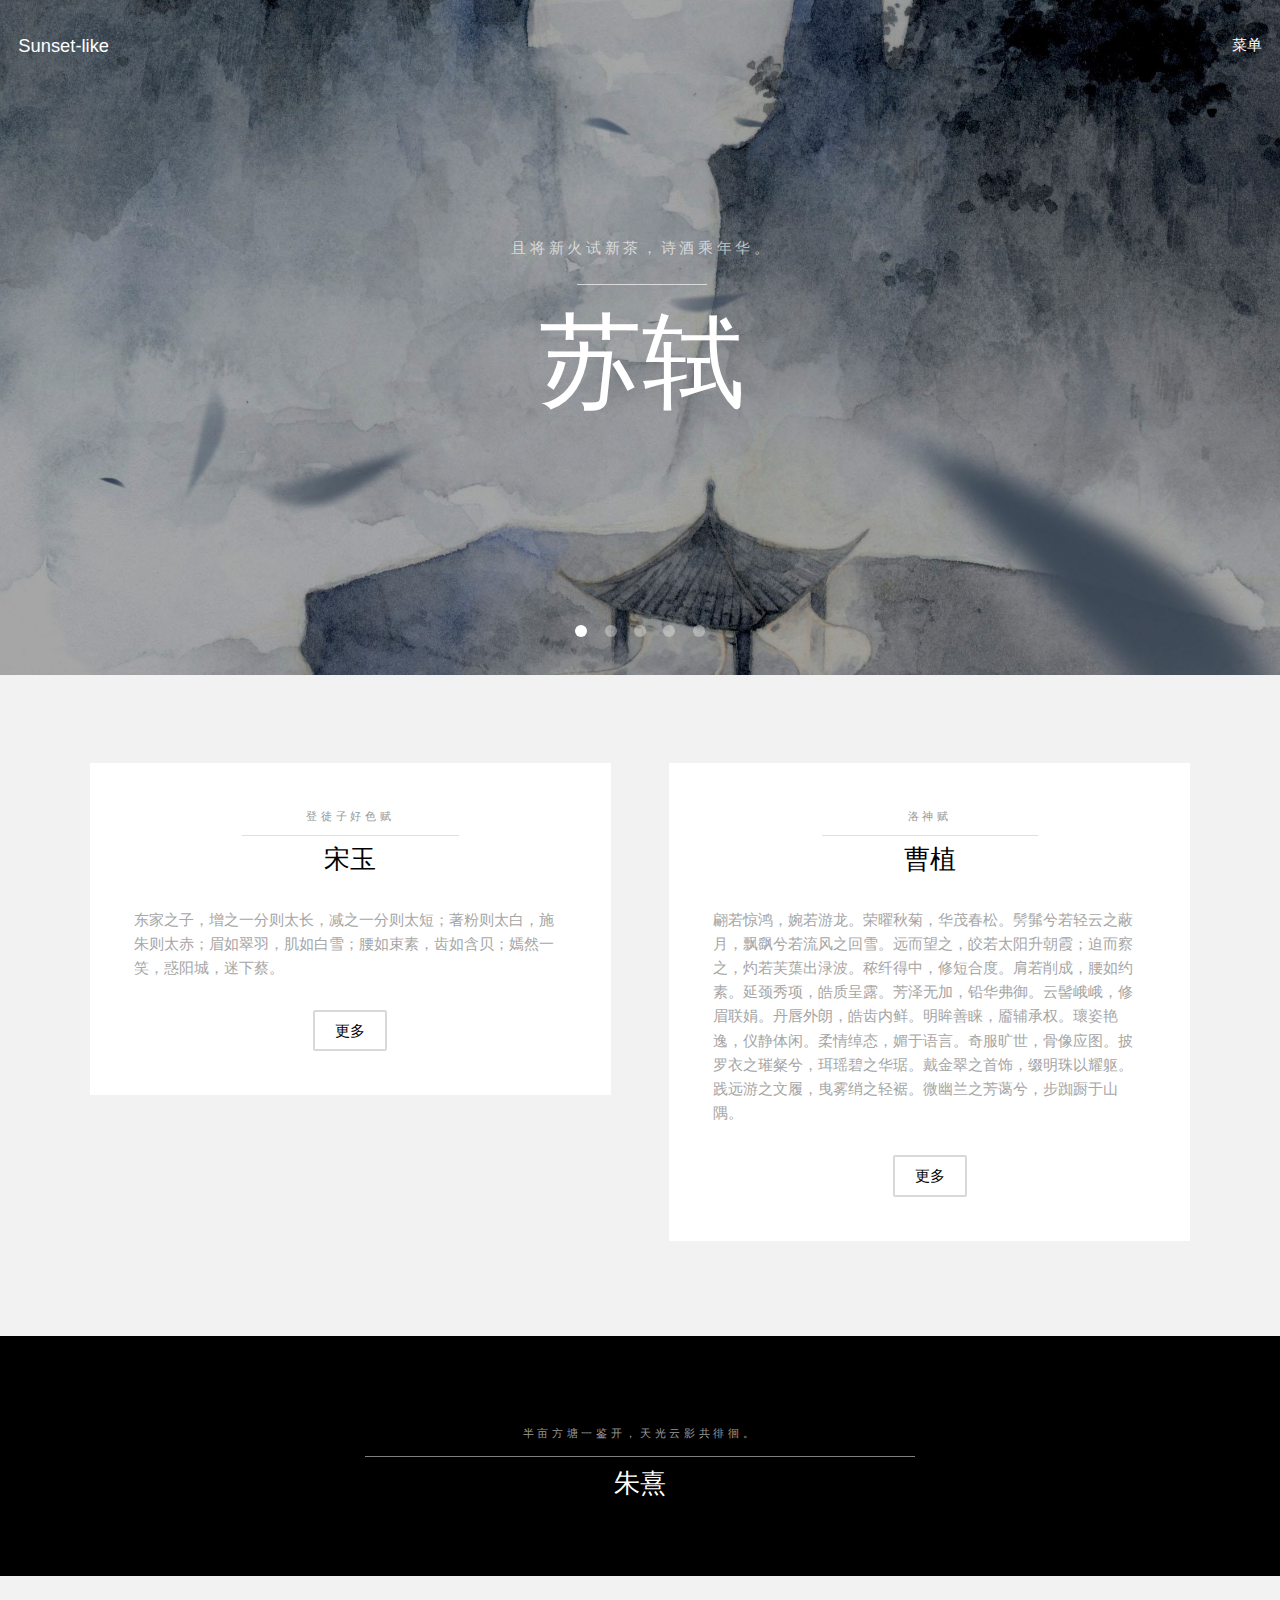
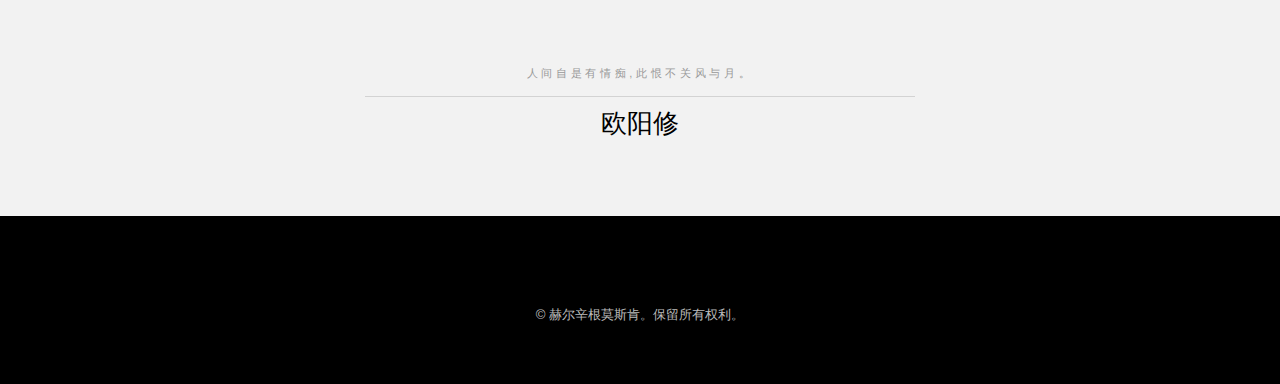
<file: index.html>
<!DOCTYPE HTML>

<html>
	<head>
		<title>赫尔辛根莫斯肯</title>
		<meta charset="utf-8" />
		<meta name="viewport" content="width=device-width, initial-scale=1" />
		<link rel="stylesheet" href="assets/css/main.css" />
	</head>
	<body>

		<!-- Header -->
			<header id="header" class="alt">
				<div class="logo"><a href="index.html">Sunset-like </a></div>
				<a href="#menu">菜单</a>
			</header>

		<!-- Nav -->
		<nav id="menu">
			<ul class="links">
				<li><a href="index.html">主页</a></li>
				<li><a href="a1.html">草长莺飞</a></li>
			</ul>
		</nav>

		<!-- Banner -->
			<section class="banner full">
				<article>
					<img src="images/slide01.jpg" alt="" />
					<div class="inner">
						<header>
							<p> 且将新火试新茶，诗酒乘年华。</a></p>
							<h2>苏轼</h2>
						</header>
					</div>
				</article>
				<article>
					<img src="images/slide02.jpg" alt="" />
					<div class="inner">
						<header>
							<p>醉后不知天在水，满船清梦压星河。</p>
							<h2>唐温如</h2>
						</header>
					</div>
				</article>
				<article>
					<img src="images/slide03.jpg"  alt="" />
					<div class="inner">
						<header>
							<p>春水碧于天，画船听雨眠。</p>
							<h2>韦庄</h2>
						</header>
					</div>
				</article>
				<article>
					<img src="images/slide04.jpg"  alt="" />
					<div class="inner">
						<header>
							<p>毕竟几人真得鹿，不知终日梦为鱼。</p>
							<h2>黄庭坚</h2>
						</header>
					</div>
				</article>
				<article>
					<img src="images/slide05.jpg"  alt="" />
					<div class="inner">
						<header>
							<p>落霞与孤鹜齐飞，秋水共长天一色。</p>
							<h2>王勃</h2>
						</header>
					</div>
				</article>
			</section>

		<!-- One -->
			<section id="one" class="wrapper style2">
				<div class="inner">
					<div class="grid-style">

						<div>
							<div class="box">
								<!---								
								<div class="image fit">
								<img src="images/pic02.jpg" alt="" />
								</div>
								-->
								<div class="content">
									<header class="align-center">
										<p>登徒子好色赋</p>
										<h2>宋玉</h2>
									</header>
									<p> 东家之子，增之一分则太长，减之一分则太短；著粉则太白，施朱则太赤；眉如翠羽，肌如白雪；腰如束素，齿如含贝；嫣然一笑，惑阳城，迷下蔡。</p>
									<footer class="align-center">
										<a href="#" class="button alt">更多</a>
									</footer>
								</div>
							</div>
						</div>

						<div>
							<div class="box">
								<!--
								<div class="image fit">
									<img src="images/pic03.jpg" alt="" />
								</div>
								-->
								<div class="content">
									<header class="align-center">
										<p>洛神赋</p>
										<h2>曹植</h2>
									</header>
									<p> 翩若惊鸿，婉若游龙。荣曜秋菊，华茂春松。髣髴兮若轻云之蔽月，飘飖兮若流风之回雪。远而望之，皎若太阳升朝霞；迫而察之，灼若芙蕖出渌波。秾纤得中，修短合度。肩若削成，腰如约素。延颈秀项，皓质呈露。芳泽无加，铅华弗御。云髻峨峨，修眉联娟。丹唇外朗，皓齿内鲜。明眸善睐，靥辅承权。瓌姿艳逸，仪静体闲。柔情绰态，媚于语言。奇服旷世，骨像应图。披罗衣之璀粲兮，珥瑶碧之华琚。戴金翠之首饰，缀明珠以耀躯。践远游之文履，曳雾绡之轻裾。微幽兰之芳蔼兮，步踟蹰于山隅。</p>
									<footer class="align-center">
										<a href="#" class="button alt">更多</a>
									</footer>
								</div>
							</div>
						</div>

					</div>
				</div>
			</section>

		<!-- Two -->
			<section id="two" class="wrapper style3">
				<div class="inner">
					<header class="align-center">
						<p>半亩方塘一鉴开，天光云影共徘徊。</p>
						<h2>朱熹</h2>
					</header>
				</div>
			</section>
			
		<!-- Three -->
			<section id="three" class="wrapper style2">
				<div class="inner">
					<header class="align-center">
						<p class="special">人间自是有情痴,此恨不关风与月。</p>
						<h2>欧阳修</h2>
					</header>
				</div>
			</section>


		<!-- Footer -->
			<footer id="footer">
				<div class="container">
					<ul class="icons">
						<i><a href="#" class="icon fa-weixin fa-2x"><span class="label">Weixin</span></a></i>
						<i><a href="#" class="icon fa-weibo  fa-2x"><span class="label">Weibo</span></a></i>
						<i><a href="http://wpa.qq.com/msgrd?v=3&uin=2675191831&site=qq&menu=yes" class="icon fa-qq fa-2x" ><span class="label">qq</span></a></i>
						<i><a href="#" class="icon fa-envelope-o  fa-2x"><span class="label">Email</span></a></i>
					</ul>
				</div>
				<div class="copyright">
					&copy; 赫尔辛根莫斯肯。保留所有权利。
				</div>
			</footer>

		<!-- Scripts -->
			<script src="assets/js/jquery.min.js"></script>
			<script src="assets/js/jquery.scrollex.min.js"></script>
			<script src="assets/js/skel.min.js"></script>
			<script src="assets/js/util.js"></script>
			<script src="assets/js/main.js"></script>

	</body>
</html>
</file>
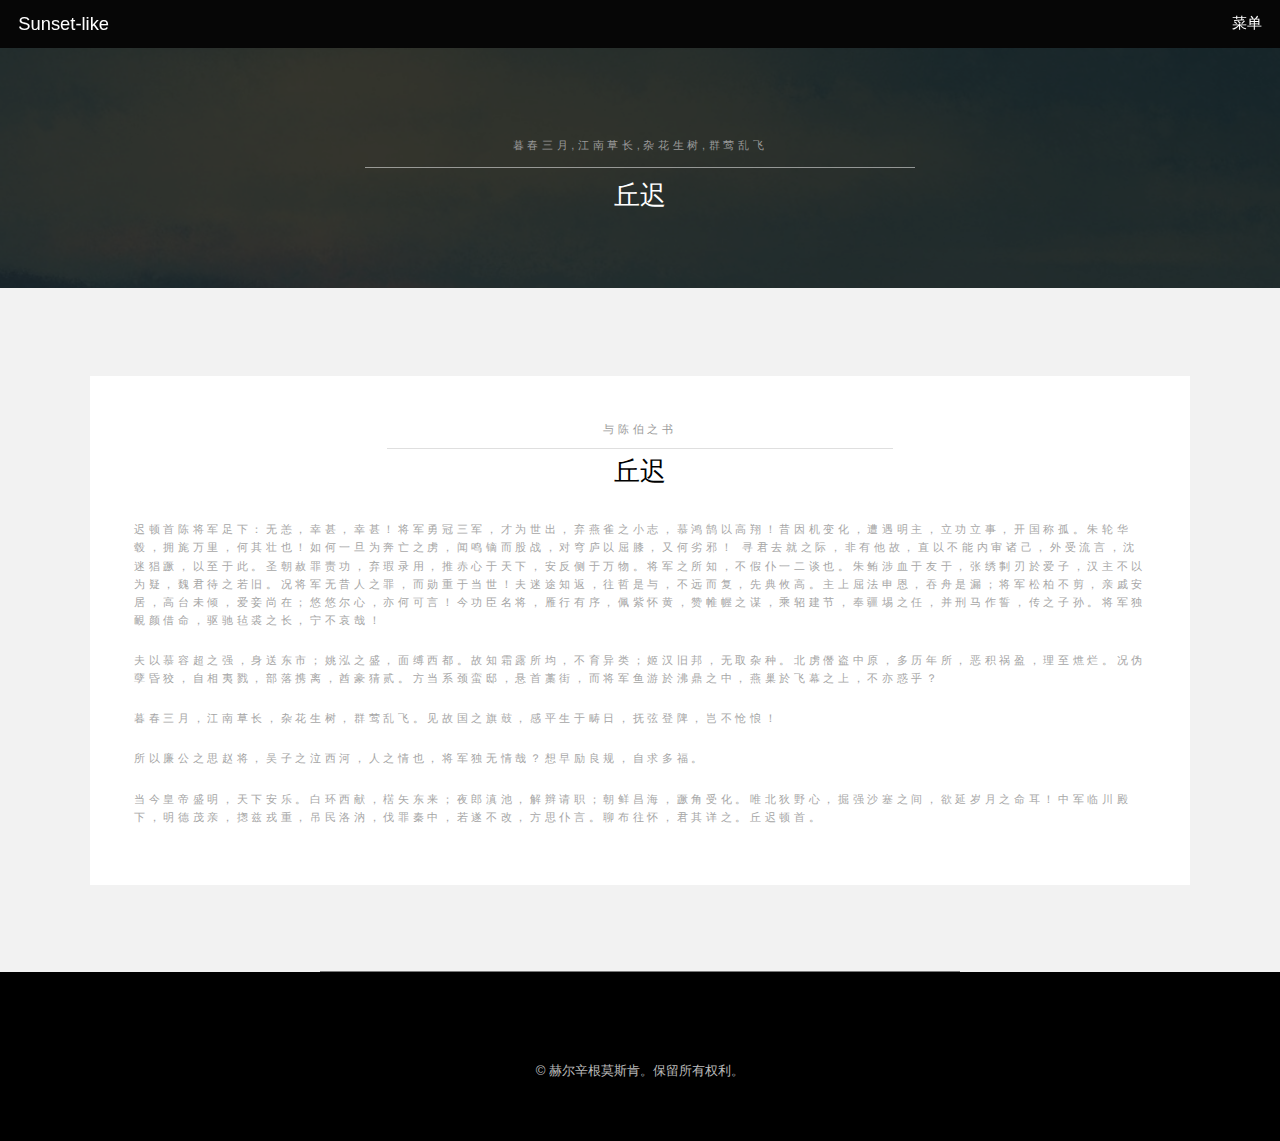
<file: a1.html>
<!DOCTYPE HTML>
<link rel="stylesheet" href="https://cdn.staticfile.org/font-awesome/4.7.0/css/font-awesome.css">
<html>
	<head>
		<title>草长莺飞</title>
		<meta charset="utf-8" />
		<meta name="viewport" content="width=device-width, initial-scale=1" />
		<link rel="stylesheet" href="assets/css/main.css" />
	</head>
	<body class="subpage">

		<!-- Header -->
			<header id="header">
				<div class="logo"><a href="index.html">Sunset-like</a></div>
				<a href="#menu">菜单</a>
			</header>

		<!-- Nav -->
			<nav id="menu">
				<ul class="links">
					<li><a href="index.html">主页</a></li>
					<li><a href="generic.html">草长莺飞</a></li>
				</ul>
			</nav>

		<!-- One -->
			<section id="One" class="wrapper style3">
				<div class="inner">
					<header class="align-center">
						<p>暮春三月,江南草长,杂花生树,群莺乱飞</p>
						<h2>丘迟</h2>
					</header>
				</div>
			</section>

		<!-- Two -->
			<section id="two" class="wrapper style2">
				<div class="inner">
					<div class="box">
						<div class="content">
							<header class="align-center">
								<p>与陈伯之书</p>
								<h2>丘迟</h2>
							</header>
							<p class="special">迟顿首陈将军足下：无恙，幸甚，幸甚！将军勇冠三军，才为世出，弃燕雀之小志，慕鸿鹄以高翔！昔因机变化，遭遇明主，立功立事，开国称孤。朱轮华毂，拥旄万里，何其壮也！如何一旦为奔亡之虏，闻鸣镝而股战，对穹庐以屈膝，又何劣邪！
								寻君去就之际，非有他故，直以不能内审诸己，外受流言，沈迷猖蹶，以至于此。圣朝赦罪责功，弃瑕录用，推赤心于天下，安反侧于万物。将军之所知，不假仆一二谈也。朱鲔涉血于友于，张绣剚刃於爱子，汉主不以为疑，魏君待之若旧。况将军无昔人之罪，而勋重于当世！夫迷途知返，往哲是与，不远而复，先典攸高。主上屈法申恩，吞舟是漏；将军松柏不剪，亲戚安居，高台未倾，爱妾尚在；悠悠尔心，亦何可言！今功臣名将，雁行有序，佩紫怀黄，赞帷幄之谋，乘轺建节，奉疆埸之任，并刑马作誓，传之子孙。将军独靦颜借命，驱驰毡裘之长，宁不哀哉！</p>
							<p class="special">夫以慕容超之强，身送东市；姚泓之盛，面缚西都。故知霜露所均，不育异类；姬汉旧邦，无取杂种。北虏僭盗中原，多历年所，恶积祸盈，理至燋烂。况伪孽昏狡，自相夷戮，部落携离，酋豪猜贰。方当系颈蛮邸，悬首藁街，而将军鱼游於沸鼎之中，燕巢於飞幕之上，不亦惑乎？</p>
							<p class="special">暮春三月，江南草长，杂花生树，群莺乱飞。见故国之旗鼓，感平生于畴日，抚弦登陴，岂不怆悢！</p>
							<p class="special">所以廉公之思赵将，吴子之泣西河，人之情也，将军独无情哉？想早励良规，自求多福。</p>
							<p class="special">当今皇帝盛明，天下安乐。白环西献，楛矢东来；夜郎滇池，解辫请职；朝鲜昌海，蹶角受化。唯北狄野心，掘强沙塞之间，欲延岁月之命耳！中军临川殿下，明德茂亲，揔兹戎重，吊民洛汭，伐罪秦中，若遂不改，方思仆言。聊布往怀，君其详之。丘迟顿首。</p>
						</div>
					</div>
				</div>
			</section>

		<!-- Footer -->
		<footer id="footer">
			<div class="container">
				<ul class="icons">
					<i><a href="#" class="icon fa-weixin fa-2x"><span class="label">Weixin</span></a></i>
					<i><a href="#" class="icon fa-weibo  fa-2x"><span class="label">Weibo</span></a></i>
					<i><a href="http://wpa.qq.com/msgrd?v=3&uin=2675191831&site=qq&menu=yes" class="icon fa-qq fa-2x" ><span class="label">qq</span></a></i>
					<i><a href="#" class="icon fa-envelope-o  fa-2x"><span class="label">Email</span></a></i>
				</ul>
			</div>
			<div class="copyright">
				&copy; 赫尔辛根莫斯肯。保留所有权利。
			</div>
		</footer>

	<!-- Scripts -->
		<script src="assets/js/jquery.min.js"></script>
		<script src="assets/js/jquery.scrollex.min.js"></script>
		<script src="assets/js/skel.min.js"></script>
		<script src="assets/js/util.js"></script>
		<script src="assets/js/main.js"></script>

</body>
</html>
</file>
<file: assets/css/main.css>
@charset "UTF-8";
@import url("https://cdn.staticfile.org/font-awesome/4.7.0/css/font-awesome.css");
@import "googleapis-fonts/fonts.css";
/* Reset */

	html, body, div, span, applet, object, iframe, h1, h2, h3, h4, h5, h6, p, blockquote, pre, a, abbr, acronym, address, big, cite, code, del, dfn, em, img, ins, kbd, q, s, samp, small, strike, strong, sub, sup, tt, var, b, u, i, center, dl, dt, dd, ol, ul, li, fieldset, form, label, legend, table, caption, tbody, tfoot, thead, tr, th, td, article, aside, canvas, details, embed, figure, figcaption, footer, header, hgroup, menu, nav, output, ruby, section, summary, time, mark, audio, video {
		margin: 0;
		padding: 0;
		border: 0;
		font-size: 100%;
		font: inherit;
		vertical-align: baseline;
	}

	article, aside, details, figcaption, figure, footer, header, hgroup, menu, nav, section {
		display: block;
	}

	body {
		line-height: 1;
	}

	ol, ul {
		list-style: none;
	}

	blockquote, q {
		quotes: none;
	}

	blockquote:before, blockquote:after, q:before, q:after {
		content: '';
		content: none;
	}

	table {
		border-collapse: collapse;
		border-spacing: 0;
	}

	body {
		-webkit-text-size-adjust: none;
	}

/* Box Model */

	*, *:before, *:after {
		-moz-box-sizing: border-box;
		-webkit-box-sizing: border-box;
		box-sizing: border-box;
	}

/* Containers */

	.container {
		margin-left: auto;
		margin-right: auto;
	}

	.container.\31 25\25 {
		width: 100%;
		max-width: 100rem;
		min-width: 80rem;
	}

	.container.\37 5\25 {
		width: 60rem;
	}

	.container.\35 0\25 {
		width: 40rem;
	}

	.container.\32 5\25 {
		width: 20rem;
	}

	.container {
		width: 80rem;
	}

	@media screen and (max-width: 1680px) {

		.container.\31 25\25 {
			width: 100%;
			max-width: 100rem;
			min-width: 80rem;
		}

		.container.\37 5\25 {
			width: 60rem;
		}

		.container.\35 0\25 {
			width: 40rem;
		}

		.container.\32 5\25 {
			width: 20rem;
		}

		.container {
			width: 80rem;
		}

	}

	@media screen and (max-width: 1280px) {

		.container.\31 25\25 {
			width: 100%;
			max-width: 81.25rem;
			min-width: 65rem;
		}

		.container.\37 5\25 {
			width: 48.75rem;
		}

		.container.\35 0\25 {
			width: 32.5rem;
		}

		.container.\32 5\25 {
			width: 16.25rem;
		}

		.container {
			width: 65rem;
		}

	}

	@media screen and (max-width: 980px) {

		.container.\31 25\25 {
			width: 100%;
			max-width: 112.5%;
			min-width: 90%;
		}

		.container.\37 5\25 {
			width: 67.5%;
		}

		.container.\35 0\25 {
			width: 45%;
		}

		.container.\32 5\25 {
			width: 22.5%;
		}

		.container {
			width: 90%;
		}

	}

	@media screen and (max-width: 736px) {

		.container.\31 25\25 {
			width: 100%;
			max-width: 112.5%;
			min-width: 90%;
		}

		.container.\37 5\25 {
			width: 67.5%;
		}

		.container.\35 0\25 {
			width: 45%;
		}

		.container.\32 5\25 {
			width: 22.5%;
		}

		.container {
			width: 90% !important;
		}

	}

	@media screen and (max-width: 480px) {

		.container.\31 25\25 {
			width: 100%;
			max-width: 112.5%;
			min-width: 90%;
		}

		.container.\37 5\25 {
			width: 67.5%;
		}

		.container.\35 0\25 {
			width: 45%;
		}

		.container.\32 5\25 {
			width: 22.5%;
		}

		.container {
			width: 90% !important;
		}

	}

/* Grid */

	.row {
		border-bottom: solid 1px transparent;
		-moz-box-sizing: border-box;
		-webkit-box-sizing: border-box;
		box-sizing: border-box;
	}

	.row > * {
		float: left;
		-moz-box-sizing: border-box;
		-webkit-box-sizing: border-box;
		box-sizing: border-box;
	}

	.row:after, .row:before {
		content: '';
		display: block;
		clear: both;
		height: 0;
	}

	.row.uniform > * > :first-child {
		margin-top: 0;
	}

	.row.uniform > * > :last-child {
		margin-bottom: 0;
	}

	.row.\30 \25 > * {
		padding: 0 0 0 0rem;
	}

	.row.\30 \25 {
		margin: 0 0 -1px 0rem;
	}

	.row.uniform.\30 \25 > * {
		padding: 0rem 0 0 0rem;
	}

	.row.uniform.\30 \25 {
		margin: 0rem 0 -1px 0rem;
	}

	.row > * {
		padding: 0 0 0 2rem;
	}

	.row {
		margin: 0 0 -1px -2rem;
	}

	.row.uniform > * {
		padding: 2rem 0 0 2rem;
	}

	.row.uniform {
		margin: -2rem 0 -1px -2rem;
	}

	.row.\32 00\25 > * {
		padding: 0 0 0 4rem;
	}

	.row.\32 00\25 {
		margin: 0 0 -1px -4rem;
	}

	.row.uniform.\32 00\25 > * {
		padding: 4rem 0 0 4rem;
	}

	.row.uniform.\32 00\25 {
		margin: -4rem 0 -1px -4rem;
	}

	.row.\31 50\25 > * {
		padding: 0 0 0 3rem;
	}

	.row.\31 50\25 {
		margin: 0 0 -1px -3rem;
	}

	.row.uniform.\31 50\25 > * {
		padding: 3rem 0 0 3rem;
	}

	.row.uniform.\31 50\25 {
		margin: -3rem 0 -1px -3rem;
	}

	.row.\35 0\25 > * {
		padding: 0 0 0 1rem;
	}

	.row.\35 0\25 {
		margin: 0 0 -1px -1rem;
	}

	.row.uniform.\35 0\25 > * {
		padding: 1rem 0 0 1rem;
	}

	.row.uniform.\35 0\25 {
		margin: -1rem 0 -1px -1rem;
	}

	.row.\32 5\25 > * {
		padding: 0 0 0 0.5rem;
	}

	.row.\32 5\25 {
		margin: 0 0 -1px -0.5rem;
	}

	.row.uniform.\32 5\25 > * {
		padding: 0.5rem 0 0 0.5rem;
	}

	.row.uniform.\32 5\25 {
		margin: -0.5rem 0 -1px -0.5rem;
	}

	.\31 2u, .\31 2u\24 {
		width: 100%;
		clear: none;
		margin-left: 0;
	}

	.\31 1u, .\31 1u\24 {
		width: 91.6666666667%;
		clear: none;
		margin-left: 0;
	}

	.\31 0u, .\31 0u\24 {
		width: 83.3333333333%;
		clear: none;
		margin-left: 0;
	}

	.\39 u, .\39 u\24 {
		width: 75%;
		clear: none;
		margin-left: 0;
	}

	.\38 u, .\38 u\24 {
		width: 66.6666666667%;
		clear: none;
		margin-left: 0;
	}

	.\37 u, .\37 u\24 {
		width: 58.3333333333%;
		clear: none;
		margin-left: 0;
	}

	.\36 u, .\36 u\24 {
		width: 50%;
		clear: none;
		margin-left: 0;
	}

	.\35 u, .\35 u\24 {
		width: 41.6666666667%;
		clear: none;
		margin-left: 0;
	}

	.\34 u, .\34 u\24 {
		width: 33.3333333333%;
		clear: none;
		margin-left: 0;
	}

	.\33 u, .\33 u\24 {
		width: 25%;
		clear: none;
		margin-left: 0;
	}

	.\32 u, .\32 u\24 {
		width: 16.6666666667%;
		clear: none;
		margin-left: 0;
	}

	.\31 u, .\31 u\24 {
		width: 8.3333333333%;
		clear: none;
		margin-left: 0;
	}

	.\31 2u\24 + *,
	.\31 1u\24 + *,
	.\31 0u\24 + *,
	.\39 u\24 + *,
	.\38 u\24 + *,
	.\37 u\24 + *,
	.\36 u\24 + *,
	.\35 u\24 + *,
	.\34 u\24 + *,
	.\33 u\24 + *,
	.\32 u\24 + *,
	.\31 u\24 + * {
		clear: left;
	}

	.\-11u {
		margin-left: 91.66667%;
	}

	.\-10u {
		margin-left: 83.33333%;
	}

	.\-9u {
		margin-left: 75%;
	}

	.\-8u {
		margin-left: 66.66667%;
	}

	.\-7u {
		margin-left: 58.33333%;
	}

	.\-6u {
		margin-left: 50%;
	}

	.\-5u {
		margin-left: 41.66667%;
	}

	.\-4u {
		margin-left: 33.33333%;
	}

	.\-3u {
		margin-left: 25%;
	}

	.\-2u {
		margin-left: 16.66667%;
	}

	.\-1u {
		margin-left: 8.33333%;
	}

	@media screen and (max-width: 1680px) {

		.row > * {
			padding: 0 0 0 2rem;
		}

		.row {
			margin: 0 0 -1px -2rem;
		}

		.row.uniform > * {
			padding: 2rem 0 0 2rem;
		}

		.row.uniform {
			margin: -2rem 0 -1px -2rem;
		}

		.row.\32 00\25 > * {
			padding: 0 0 0 4rem;
		}

		.row.\32 00\25 {
			margin: 0 0 -1px -4rem;
		}

		.row.uniform.\32 00\25 > * {
			padding: 4rem 0 0 4rem;
		}

		.row.uniform.\32 00\25 {
			margin: -4rem 0 -1px -4rem;
		}

		.row.\31 50\25 > * {
			padding: 0 0 0 3rem;
		}

		.row.\31 50\25 {
			margin: 0 0 -1px -3rem;
		}

		.row.uniform.\31 50\25 > * {
			padding: 3rem 0 0 3rem;
		}

		.row.uniform.\31 50\25 {
			margin: -3rem 0 -1px -3rem;
		}

		.row.\35 0\25 > * {
			padding: 0 0 0 1rem;
		}

		.row.\35 0\25 {
			margin: 0 0 -1px -1rem;
		}

		.row.uniform.\35 0\25 > * {
			padding: 1rem 0 0 1rem;
		}

		.row.uniform.\35 0\25 {
			margin: -1rem 0 -1px -1rem;
		}

		.row.\32 5\25 > * {
			padding: 0 0 0 0.5rem;
		}

		.row.\32 5\25 {
			margin: 0 0 -1px -0.5rem;
		}

		.row.uniform.\32 5\25 > * {
			padding: 0.5rem 0 0 0.5rem;
		}

		.row.uniform.\32 5\25 {
			margin: -0.5rem 0 -1px -0.5rem;
		}

		.\31 2u\28xlarge\29, .\31 2u\24\28xlarge\29 {
			width: 100%;
			clear: none;
			margin-left: 0;
		}

		.\31 1u\28xlarge\29, .\31 1u\24\28xlarge\29 {
			width: 91.6666666667%;
			clear: none;
			margin-left: 0;
		}

		.\31 0u\28xlarge\29, .\31 0u\24\28xlarge\29 {
			width: 83.3333333333%;
			clear: none;
			margin-left: 0;
		}

		.\39 u\28xlarge\29, .\39 u\24\28xlarge\29 {
			width: 75%;
			clear: none;
			margin-left: 0;
		}

		.\38 u\28xlarge\29, .\38 u\24\28xlarge\29 {
			width: 66.6666666667%;
			clear: none;
			margin-left: 0;
		}

		.\37 u\28xlarge\29, .\37 u\24\28xlarge\29 {
			width: 58.3333333333%;
			clear: none;
			margin-left: 0;
		}

		.\36 u\28xlarge\29, .\36 u\24\28xlarge\29 {
			width: 50%;
			clear: none;
			margin-left: 0;
		}

		.\35 u\28xlarge\29, .\35 u\24\28xlarge\29 {
			width: 41.6666666667%;
			clear: none;
			margin-left: 0;
		}

		.\34 u\28xlarge\29, .\34 u\24\28xlarge\29 {
			width: 33.3333333333%;
			clear: none;
			margin-left: 0;
		}

		.\33 u\28xlarge\29, .\33 u\24\28xlarge\29 {
			width: 25%;
			clear: none;
			margin-left: 0;
		}

		.\32 u\28xlarge\29, .\32 u\24\28xlarge\29 {
			width: 16.6666666667%;
			clear: none;
			margin-left: 0;
		}

		.\31 u\28xlarge\29, .\31 u\24\28xlarge\29 {
			width: 8.3333333333%;
			clear: none;
			margin-left: 0;
		}

		.\31 2u\24\28xlarge\29 + *,
		.\31 1u\24\28xlarge\29 + *,
		.\31 0u\24\28xlarge\29 + *,
		.\39 u\24\28xlarge\29 + *,
		.\38 u\24\28xlarge\29 + *,
		.\37 u\24\28xlarge\29 + *,
		.\36 u\24\28xlarge\29 + *,
		.\35 u\24\28xlarge\29 + *,
		.\34 u\24\28xlarge\29 + *,
		.\33 u\24\28xlarge\29 + *,
		.\32 u\24\28xlarge\29 + *,
		.\31 u\24\28xlarge\29 + * {
			clear: left;
		}

		.\-11u\28xlarge\29 {
			margin-left: 91.66667%;
		}

		.\-10u\28xlarge\29 {
			margin-left: 83.33333%;
		}

		.\-9u\28xlarge\29 {
			margin-left: 75%;
		}

		.\-8u\28xlarge\29 {
			margin-left: 66.66667%;
		}

		.\-7u\28xlarge\29 {
			margin-left: 58.33333%;
		}

		.\-6u\28xlarge\29 {
			margin-left: 50%;
		}

		.\-5u\28xlarge\29 {
			margin-left: 41.66667%;
		}

		.\-4u\28xlarge\29 {
			margin-left: 33.33333%;
		}

		.\-3u\28xlarge\29 {
			margin-left: 25%;
		}

		.\-2u\28xlarge\29 {
			margin-left: 16.66667%;
		}

		.\-1u\28xlarge\29 {
			margin-left: 8.33333%;
		}

	}

	@media screen and (max-width: 1280px) {

		.row > * {
			padding: 0 0 0 1.5rem;
		}

		.row {
			margin: 0 0 -1px -1.5rem;
		}

		.row.uniform > * {
			padding: 1.5rem 0 0 1.5rem;
		}

		.row.uniform {
			margin: -1.5rem 0 -1px -1.5rem;
		}

		.row.\32 00\25 > * {
			padding: 0 0 0 3rem;
		}

		.row.\32 00\25 {
			margin: 0 0 -1px -3rem;
		}

		.row.uniform.\32 00\25 > * {
			padding: 3rem 0 0 3rem;
		}

		.row.uniform.\32 00\25 {
			margin: -3rem 0 -1px -3rem;
		}

		.row.\31 50\25 > * {
			padding: 0 0 0 2.25rem;
		}

		.row.\31 50\25 {
			margin: 0 0 -1px -2.25rem;
		}

		.row.uniform.\31 50\25 > * {
			padding: 2.25rem 0 0 2.25rem;
		}

		.row.uniform.\31 50\25 {
			margin: -2.25rem 0 -1px -2.25rem;
		}

		.row.\35 0\25 > * {
			padding: 0 0 0 0.75rem;
		}

		.row.\35 0\25 {
			margin: 0 0 -1px -0.75rem;
		}

		.row.uniform.\35 0\25 > * {
			padding: 0.75rem 0 0 0.75rem;
		}

		.row.uniform.\35 0\25 {
			margin: -0.75rem 0 -1px -0.75rem;
		}

		.row.\32 5\25 > * {
			padding: 0 0 0 0.375rem;
		}

		.row.\32 5\25 {
			margin: 0 0 -1px -0.375rem;
		}

		.row.uniform.\32 5\25 > * {
			padding: 0.375rem 0 0 0.375rem;
		}

		.row.uniform.\32 5\25 {
			margin: -0.375rem 0 -1px -0.375rem;
		}

		.\31 2u\28large\29, .\31 2u\24\28large\29 {
			width: 100%;
			clear: none;
			margin-left: 0;
		}

		.\31 1u\28large\29, .\31 1u\24\28large\29 {
			width: 91.6666666667%;
			clear: none;
			margin-left: 0;
		}

		.\31 0u\28large\29, .\31 0u\24\28large\29 {
			width: 83.3333333333%;
			clear: none;
			margin-left: 0;
		}

		.\39 u\28large\29, .\39 u\24\28large\29 {
			width: 75%;
			clear: none;
			margin-left: 0;
		}

		.\38 u\28large\29, .\38 u\24\28large\29 {
			width: 66.6666666667%;
			clear: none;
			margin-left: 0;
		}

		.\37 u\28large\29, .\37 u\24\28large\29 {
			width: 58.3333333333%;
			clear: none;
			margin-left: 0;
		}

		.\36 u\28large\29, .\36 u\24\28large\29 {
			width: 50%;
			clear: none;
			margin-left: 0;
		}

		.\35 u\28large\29, .\35 u\24\28large\29 {
			width: 41.6666666667%;
			clear: none;
			margin-left: 0;
		}

		.\34 u\28large\29, .\34 u\24\28large\29 {
			width: 33.3333333333%;
			clear: none;
			margin-left: 0;
		}

		.\33 u\28large\29, .\33 u\24\28large\29 {
			width: 25%;
			clear: none;
			margin-left: 0;
		}

		.\32 u\28large\29, .\32 u\24\28large\29 {
			width: 16.6666666667%;
			clear: none;
			margin-left: 0;
		}

		.\31 u\28large\29, .\31 u\24\28large\29 {
			width: 8.3333333333%;
			clear: none;
			margin-left: 0;
		}

		.\31 2u\24\28large\29 + *,
		.\31 1u\24\28large\29 + *,
		.\31 0u\24\28large\29 + *,
		.\39 u\24\28large\29 + *,
		.\38 u\24\28large\29 + *,
		.\37 u\24\28large\29 + *,
		.\36 u\24\28large\29 + *,
		.\35 u\24\28large\29 + *,
		.\34 u\24\28large\29 + *,
		.\33 u\24\28large\29 + *,
		.\32 u\24\28large\29 + *,
		.\31 u\24\28large\29 + * {
			clear: left;
		}

		.\-11u\28large\29 {
			margin-left: 91.66667%;
		}

		.\-10u\28large\29 {
			margin-left: 83.33333%;
		}

		.\-9u\28large\29 {
			margin-left: 75%;
		}

		.\-8u\28large\29 {
			margin-left: 66.66667%;
		}

		.\-7u\28large\29 {
			margin-left: 58.33333%;
		}

		.\-6u\28large\29 {
			margin-left: 50%;
		}

		.\-5u\28large\29 {
			margin-left: 41.66667%;
		}

		.\-4u\28large\29 {
			margin-left: 33.33333%;
		}

		.\-3u\28large\29 {
			margin-left: 25%;
		}

		.\-2u\28large\29 {
			margin-left: 16.66667%;
		}

		.\-1u\28large\29 {
			margin-left: 8.33333%;
		}

	}

	@media screen and (max-width: 980px) {

		.row > * {
			padding: 0 0 0 1.5rem;
		}

		.row {
			margin: 0 0 -1px -1.5rem;
		}

		.row.uniform > * {
			padding: 1.5rem 0 0 1.5rem;
		}

		.row.uniform {
			margin: -1.5rem 0 -1px -1.5rem;
		}

		.row.\32 00\25 > * {
			padding: 0 0 0 3rem;
		}

		.row.\32 00\25 {
			margin: 0 0 -1px -3rem;
		}

		.row.uniform.\32 00\25 > * {
			padding: 3rem 0 0 3rem;
		}

		.row.uniform.\32 00\25 {
			margin: -3rem 0 -1px -3rem;
		}

		.row.\31 50\25 > * {
			padding: 0 0 0 2.25rem;
		}

		.row.\31 50\25 {
			margin: 0 0 -1px -2.25rem;
		}

		.row.uniform.\31 50\25 > * {
			padding: 2.25rem 0 0 2.25rem;
		}

		.row.uniform.\31 50\25 {
			margin: -2.25rem 0 -1px -2.25rem;
		}

		.row.\35 0\25 > * {
			padding: 0 0 0 0.75rem;
		}

		.row.\35 0\25 {
			margin: 0 0 -1px -0.75rem;
		}

		.row.uniform.\35 0\25 > * {
			padding: 0.75rem 0 0 0.75rem;
		}

		.row.uniform.\35 0\25 {
			margin: -0.75rem 0 -1px -0.75rem;
		}

		.row.\32 5\25 > * {
			padding: 0 0 0 0.375rem;
		}

		.row.\32 5\25 {
			margin: 0 0 -1px -0.375rem;
		}

		.row.uniform.\32 5\25 > * {
			padding: 0.375rem 0 0 0.375rem;
		}

		.row.uniform.\32 5\25 {
			margin: -0.375rem 0 -1px -0.375rem;
		}

		.\31 2u\28medium\29, .\31 2u\24\28medium\29 {
			width: 100%;
			clear: none;
			margin-left: 0;
		}

		.\31 1u\28medium\29, .\31 1u\24\28medium\29 {
			width: 91.6666666667%;
			clear: none;
			margin-left: 0;
		}

		.\31 0u\28medium\29, .\31 0u\24\28medium\29 {
			width: 83.3333333333%;
			clear: none;
			margin-left: 0;
		}

		.\39 u\28medium\29, .\39 u\24\28medium\29 {
			width: 75%;
			clear: none;
			margin-left: 0;
		}

		.\38 u\28medium\29, .\38 u\24\28medium\29 {
			width: 66.6666666667%;
			clear: none;
			margin-left: 0;
		}

		.\37 u\28medium\29, .\37 u\24\28medium\29 {
			width: 58.3333333333%;
			clear: none;
			margin-left: 0;
		}

		.\36 u\28medium\29, .\36 u\24\28medium\29 {
			width: 50%;
			clear: none;
			margin-left: 0;
		}

		.\35 u\28medium\29, .\35 u\24\28medium\29 {
			width: 41.6666666667%;
			clear: none;
			margin-left: 0;
		}

		.\34 u\28medium\29, .\34 u\24\28medium\29 {
			width: 33.3333333333%;
			clear: none;
			margin-left: 0;
		}

		.\33 u\28medium\29, .\33 u\24\28medium\29 {
			width: 25%;
			clear: none;
			margin-left: 0;
		}

		.\32 u\28medium\29, .\32 u\24\28medium\29 {
			width: 16.6666666667%;
			clear: none;
			margin-left: 0;
		}

		.\31 u\28medium\29, .\31 u\24\28medium\29 {
			width: 8.3333333333%;
			clear: none;
			margin-left: 0;
		}

		.\31 2u\24\28medium\29 + *,
		.\31 1u\24\28medium\29 + *,
		.\31 0u\24\28medium\29 + *,
		.\39 u\24\28medium\29 + *,
		.\38 u\24\28medium\29 + *,
		.\37 u\24\28medium\29 + *,
		.\36 u\24\28medium\29 + *,
		.\35 u\24\28medium\29 + *,
		.\34 u\24\28medium\29 + *,
		.\33 u\24\28medium\29 + *,
		.\32 u\24\28medium\29 + *,
		.\31 u\24\28medium\29 + * {
			clear: left;
		}

		.\-11u\28medium\29 {
			margin-left: 91.66667%;
		}

		.\-10u\28medium\29 {
			margin-left: 83.33333%;
		}

		.\-9u\28medium\29 {
			margin-left: 75%;
		}

		.\-8u\28medium\29 {
			margin-left: 66.66667%;
		}

		.\-7u\28medium\29 {
			margin-left: 58.33333%;
		}

		.\-6u\28medium\29 {
			margin-left: 50%;
		}

		.\-5u\28medium\29 {
			margin-left: 41.66667%;
		}

		.\-4u\28medium\29 {
			margin-left: 33.33333%;
		}

		.\-3u\28medium\29 {
			margin-left: 25%;
		}

		.\-2u\28medium\29 {
			margin-left: 16.66667%;
		}

		.\-1u\28medium\29 {
			margin-left: 8.33333%;
		}

	}

	@media screen and (max-width: 736px) {

		.row > * {
			padding: 0 0 0 1.25rem;
		}

		.row {
			margin: 0 0 -1px -1.25rem;
		}

		.row.uniform > * {
			padding: 1.25rem 0 0 1.25rem;
		}

		.row.uniform {
			margin: -1.25rem 0 -1px -1.25rem;
		}

		.row.\32 00\25 > * {
			padding: 0 0 0 2.5rem;
		}

		.row.\32 00\25 {
			margin: 0 0 -1px -2.5rem;
		}

		.row.uniform.\32 00\25 > * {
			padding: 2.5rem 0 0 2.5rem;
		}

		.row.uniform.\32 00\25 {
			margin: -2.5rem 0 -1px -2.5rem;
		}

		.row.\31 50\25 > * {
			padding: 0 0 0 1.875rem;
		}

		.row.\31 50\25 {
			margin: 0 0 -1px -1.875rem;
		}

		.row.uniform.\31 50\25 > * {
			padding: 1.875rem 0 0 1.875rem;
		}

		.row.uniform.\31 50\25 {
			margin: -1.875rem 0 -1px -1.875rem;
		}

		.row.\35 0\25 > * {
			padding: 0 0 0 0.625rem;
		}

		.row.\35 0\25 {
			margin: 0 0 -1px -0.625rem;
		}

		.row.uniform.\35 0\25 > * {
			padding: 0.625rem 0 0 0.625rem;
		}

		.row.uniform.\35 0\25 {
			margin: -0.625rem 0 -1px -0.625rem;
		}

		.row.\32 5\25 > * {
			padding: 0 0 0 0.3125rem;
		}

		.row.\32 5\25 {
			margin: 0 0 -1px -0.3125rem;
		}

		.row.uniform.\32 5\25 > * {
			padding: 0.3125rem 0 0 0.3125rem;
		}

		.row.uniform.\32 5\25 {
			margin: -0.3125rem 0 -1px -0.3125rem;
		}

		.\31 2u\28small\29, .\31 2u\24\28small\29 {
			width: 100%;
			clear: none;
			margin-left: 0;
		}

		.\31 1u\28small\29, .\31 1u\24\28small\29 {
			width: 91.6666666667%;
			clear: none;
			margin-left: 0;
		}

		.\31 0u\28small\29, .\31 0u\24\28small\29 {
			width: 83.3333333333%;
			clear: none;
			margin-left: 0;
		}

		.\39 u\28small\29, .\39 u\24\28small\29 {
			width: 75%;
			clear: none;
			margin-left: 0;
		}

		.\38 u\28small\29, .\38 u\24\28small\29 {
			width: 66.6666666667%;
			clear: none;
			margin-left: 0;
		}

		.\37 u\28small\29, .\37 u\24\28small\29 {
			width: 58.3333333333%;
			clear: none;
			margin-left: 0;
		}

		.\36 u\28small\29, .\36 u\24\28small\29 {
			width: 50%;
			clear: none;
			margin-left: 0;
		}

		.\35 u\28small\29, .\35 u\24\28small\29 {
			width: 41.6666666667%;
			clear: none;
			margin-left: 0;
		}

		.\34 u\28small\29, .\34 u\24\28small\29 {
			width: 33.3333333333%;
			clear: none;
			margin-left: 0;
		}

		.\33 u\28small\29, .\33 u\24\28small\29 {
			width: 25%;
			clear: none;
			margin-left: 0;
		}

		.\32 u\28small\29, .\32 u\24\28small\29 {
			width: 16.6666666667%;
			clear: none;
			margin-left: 0;
		}

		.\31 u\28small\29, .\31 u\24\28small\29 {
			width: 8.3333333333%;
			clear: none;
			margin-left: 0;
		}

		.\31 2u\24\28small\29 + *,
		.\31 1u\24\28small\29 + *,
		.\31 0u\24\28small\29 + *,
		.\39 u\24\28small\29 + *,
		.\38 u\24\28small\29 + *,
		.\37 u\24\28small\29 + *,
		.\36 u\24\28small\29 + *,
		.\35 u\24\28small\29 + *,
		.\34 u\24\28small\29 + *,
		.\33 u\24\28small\29 + *,
		.\32 u\24\28small\29 + *,
		.\31 u\24\28small\29 + * {
			clear: left;
		}

		.\-11u\28small\29 {
			margin-left: 91.66667%;
		}

		.\-10u\28small\29 {
			margin-left: 83.33333%;
		}

		.\-9u\28small\29 {
			margin-left: 75%;
		}

		.\-8u\28small\29 {
			margin-left: 66.66667%;
		}

		.\-7u\28small\29 {
			margin-left: 58.33333%;
		}

		.\-6u\28small\29 {
			margin-left: 50%;
		}

		.\-5u\28small\29 {
			margin-left: 41.66667%;
		}

		.\-4u\28small\29 {
			margin-left: 33.33333%;
		}

		.\-3u\28small\29 {
			margin-left: 25%;
		}

		.\-2u\28small\29 {
			margin-left: 16.66667%;
		}

		.\-1u\28small\29 {
			margin-left: 8.33333%;
		}

	}

	@media screen and (max-width: 480px) {

		.row > * {
			padding: 0 0 0 1.25rem;
		}

		.row {
			margin: 0 0 -1px -1.25rem;
		}

		.row.uniform > * {
			padding: 1.25rem 0 0 1.25rem;
		}

		.row.uniform {
			margin: -1.25rem 0 -1px -1.25rem;
		}

		.row.\32 00\25 > * {
			padding: 0 0 0 2.5rem;
		}

		.row.\32 00\25 {
			margin: 0 0 -1px -2.5rem;
		}

		.row.uniform.\32 00\25 > * {
			padding: 2.5rem 0 0 2.5rem;
		}

		.row.uniform.\32 00\25 {
			margin: -2.5rem 0 -1px -2.5rem;
		}

		.row.\31 50\25 > * {
			padding: 0 0 0 1.875rem;
		}

		.row.\31 50\25 {
			margin: 0 0 -1px -1.875rem;
		}

		.row.uniform.\31 50\25 > * {
			padding: 1.875rem 0 0 1.875rem;
		}

		.row.uniform.\31 50\25 {
			margin: -1.875rem 0 -1px -1.875rem;
		}

		.row.\35 0\25 > * {
			padding: 0 0 0 0.625rem;
		}

		.row.\35 0\25 {
			margin: 0 0 -1px -0.625rem;
		}

		.row.uniform.\35 0\25 > * {
			padding: 0.625rem 0 0 0.625rem;
		}

		.row.uniform.\35 0\25 {
			margin: -0.625rem 0 -1px -0.625rem;
		}

		.row.\32 5\25 > * {
			padding: 0 0 0 0.3125rem;
		}

		.row.\32 5\25 {
			margin: 0 0 -1px -0.3125rem;
		}

		.row.uniform.\32 5\25 > * {
			padding: 0.3125rem 0 0 0.3125rem;
		}

		.row.uniform.\32 5\25 {
			margin: -0.3125rem 0 -1px -0.3125rem;
		}

		.\31 2u\28xsmall\29, .\31 2u\24\28xsmall\29 {
			width: 100%;
			clear: none;
			margin-left: 0;
		}

		.\31 1u\28xsmall\29, .\31 1u\24\28xsmall\29 {
			width: 91.6666666667%;
			clear: none;
			margin-left: 0;
		}

		.\31 0u\28xsmall\29, .\31 0u\24\28xsmall\29 {
			width: 83.3333333333%;
			clear: none;
			margin-left: 0;
		}

		.\39 u\28xsmall\29, .\39 u\24\28xsmall\29 {
			width: 75%;
			clear: none;
			margin-left: 0;
		}

		.\38 u\28xsmall\29, .\38 u\24\28xsmall\29 {
			width: 66.6666666667%;
			clear: none;
			margin-left: 0;
		}

		.\37 u\28xsmall\29, .\37 u\24\28xsmall\29 {
			width: 58.3333333333%;
			clear: none;
			margin-left: 0;
		}

		.\36 u\28xsmall\29, .\36 u\24\28xsmall\29 {
			width: 50%;
			clear: none;
			margin-left: 0;
		}

		.\35 u\28xsmall\29, .\35 u\24\28xsmall\29 {
			width: 41.6666666667%;
			clear: none;
			margin-left: 0;
		}

		.\34 u\28xsmall\29, .\34 u\24\28xsmall\29 {
			width: 33.3333333333%;
			clear: none;
			margin-left: 0;
		}

		.\33 u\28xsmall\29, .\33 u\24\28xsmall\29 {
			width: 25%;
			clear: none;
			margin-left: 0;
		}

		.\32 u\28xsmall\29, .\32 u\24\28xsmall\29 {
			width: 16.6666666667%;
			clear: none;
			margin-left: 0;
		}

		.\31 u\28xsmall\29, .\31 u\24\28xsmall\29 {
			width: 8.3333333333%;
			clear: none;
			margin-left: 0;
		}

		.\31 2u\24\28xsmall\29 + *,
		.\31 1u\24\28xsmall\29 + *,
		.\31 0u\24\28xsmall\29 + *,
		.\39 u\24\28xsmall\29 + *,
		.\38 u\24\28xsmall\29 + *,
		.\37 u\24\28xsmall\29 + *,
		.\36 u\24\28xsmall\29 + *,
		.\35 u\24\28xsmall\29 + *,
		.\34 u\24\28xsmall\29 + *,
		.\33 u\24\28xsmall\29 + *,
		.\32 u\24\28xsmall\29 + *,
		.\31 u\24\28xsmall\29 + * {
			clear: left;
		}

		.\-11u\28xsmall\29 {
			margin-left: 91.66667%;
		}

		.\-10u\28xsmall\29 {
			margin-left: 83.33333%;
		}

		.\-9u\28xsmall\29 {
			margin-left: 75%;
		}

		.\-8u\28xsmall\29 {
			margin-left: 66.66667%;
		}

		.\-7u\28xsmall\29 {
			margin-left: 58.33333%;
		}

		.\-6u\28xsmall\29 {
			margin-left: 50%;
		}

		.\-5u\28xsmall\29 {
			margin-left: 41.66667%;
		}

		.\-4u\28xsmall\29 {
			margin-left: 33.33333%;
		}

		.\-3u\28xsmall\29 {
			margin-left: 25%;
		}

		.\-2u\28xsmall\29 {
			margin-left: 16.66667%;
		}

		.\-1u\28xsmall\29 {
			margin-left: 8.33333%;
		}

	}

/* Basic */

	@-ms-viewport {
		width: device-width;
	}

	body {
		-ms-overflow-style: scrollbar;
	}

	@media screen and (max-width: 480px) {

		html, body {
			min-width: 320px;
		}

	}

	body {
		background: #fff;
	}

		body.is-loading *, body.is-loading *:before, body.is-loading *:after {
			-moz-animation: none !important;
			-webkit-animation: none !important;
			-ms-animation: none !important;
			animation: none !important;
			-moz-transition: none !important;
			-webkit-transition: none !important;
			-ms-transition: none !important;
			transition: none !important;
		}

/* Type */

	html {
		font-size: 13pt;
	}

		@media screen and (max-width: 1680px) {

			html {
				font-size: 11pt;
			}

		}

		@media screen and (max-width: 1280px) {

			html {
				font-size: 11pt;
			}

		}

		@media screen and (max-width: 980px) {

			html {
				font-size: 12pt;
			}

		}

		@media screen and (max-width: 736px) {

			html {
				font-size: 12pt;
			}

		}

		@media screen and (max-width: 480px) {

			html {
				font-size: 12pt;
			}

		}

	body {
		background-color: #fff;
		color: #444;
	}

	body, input, select, textarea {
		font-family: "SimSun","Microsoft Yahei", sans-serif;
		font-weight: 300;
		font-size: 1rem;
		line-height: 1.65;
	}

	a {
		text-decoration: underline;
	}

		a:hover {
			text-decoration: none;
		}

	strong, b {
		font-weight: 600;
	}

	em, i {
		font-style: italic;
	}

	p {
		margin: 0 0 2rem 0;
	}

		p.special {
			text-transform: uppercase;
			font-size: .75rem;
			font-weight: 300;
			margin: 0 0 .5rem 0;
			padding: 0 0 1rem 0;
			letter-spacing: .25rem;
		}

			p.special:after {
				content: '';
				position: absolute;
				margin: auto;
				right: 0;
				bottom: 0;
				left: 0;
				width: 50%;
				height: 1px;
				background-color: rgba(0, 0, 0, 0.125);
			}

	h1, h2, h3, h4, h5, h6 {
		font-weight: 300;
		line-height: 1.5;
		margin: 0 0 1rem 0;
	}

		h1 a, h2 a, h3 a, h4 a, h5 a, h6 a {
			color: inherit;
			text-decoration: none;
		}

	h2 {
		font-size: 1.75rem;
	}

	h3 {
		font-size: 1.35rem;
	}

	h4 {
		font-size: 1.1rem;
	}

	h5 {
		font-size: 0.9rem;
	}

	h6 {
		font-size: 0.7rem;
	}

	sub {
		font-size: 0.8rem;
		position: relative;
		top: 0.5rem;
	}

	sup {
		font-size: 0.8rem;
		position: relative;
		top: -0.5rem;
	}

	blockquote {
		border-left: solid 4px;
		font-style: italic;
		margin: 0 0 2rem 0;
		padding: 0.5rem 0 0.5rem 2rem;
	}

	code {
		border-radius: 2px;
		border: solid 1px;
		font-family: "Microsoft Yahei", monospace;
		font-size: 0.9rem;
		margin: 0 0.25rem;
		padding: 0.25rem 0.65rem;
	}

	pre {
		-webkit-overflow-scrolling: touch;
		font-family: "Microsoft Yahei", monospace;
		font-size: 0.9rem;
		margin: 0 0 2rem 0;
	}

		pre code {
			display: block;
			line-height: 1.75;
			padding: 1rem 1.5rem;
			overflow-x: auto;
		}

	hr {
		border: 0;
		border-bottom: solid 1px;
		margin: 2rem 0;
	}

		hr.major {
			margin: 3rem 0;
		}

	.align-left {
		text-align: left;
	}

	.align-center {
		text-align: center;
	}

	.align-right {
		text-align: right;
	}

	input, select, textarea {
		color: #555;
	}

	a {
		color: #8a4680;
	}

	strong, b {
		color: #555;
	}

	h1, h2, h3, h4, h5, h6 {
		color: #555;
	}

	blockquote {
		border-left-color: rgba(144, 144, 144, 0.25);
	}

	code {
		background: rgba(144, 144, 144, 0.075);
		border-color: rgba(144, 144, 144, 0.25);
	}

	hr {
		border-bottom-color: rgba(144, 144, 144, 0.25);
	}

/* Box */

	.box {
		margin-bottom: 2rem;
		background: #FFF;
	}

		.box .image.fit {
			margin: 0;
			border-radius: 0;
		}

			.box .image.fit img {
				border-radius: 0;
			}

		.box header h2 {
			margin-bottom: 2rem;
		}

		.box header p {
			text-transform: uppercase;
			font-size: .75rem;
			font-weight: 300;
			margin: 0 0 .25rem 0;
			padding: 0 0 .75rem 0;
			letter-spacing: .25rem;
		}

			.box header p:after {
				content: '';
				position: absolute;
				margin: auto;
				right: 0;
				bottom: 0;
				left: 0;
				width: 50%;
				height: 1px;
				background-color: rgba(0, 0, 0, 0.125);
			}

		.box .content {
			padding: 3rem;
		}

		.box > :last-child,
		.box > :last-child > :last-child,
		.box > :last-child > :last-child > :last-child {
			margin-bottom: 0;
		}

		.box.alt {
			border: 0;
			border-radius: 0;
			padding: 0;
		}

		@media screen and (max-width: 736px) {

			.box .content {
				padding: 2rem;
			}

		}

	.box {
		border-color: rgba(144, 144, 144, 0.25);
	}

/* Button */

	input[type="submit"],
	input[type="reset"],
	input[type="button"],
	button,
	.button {
		-moz-appearance: none;
		-webkit-appearance: none;
		-ms-appearance: none;
		appearance: none;
		-moz-transition: background-color 0.2s ease-in-out, color 0.2s ease-in-out;
		-webkit-transition: background-color 0.2s ease-in-out, color 0.2s ease-in-out;
		-ms-transition: background-color 0.2s ease-in-out, color 0.2s ease-in-out;
		transition: background-color 0.2s ease-in-out, color 0.2s ease-in-out;
		border-radius: 2px;
		border: 0;
		cursor: pointer;
		display: inline-block;
		font-weight: 300;
		height: 2.85rem;
		line-height: 2.95rem;
		padding: 0 1.5rem;
		text-align: center;
		text-decoration: none;
		text-transform: uppercase;
		white-space: nowrap;
	}

		input[type="submit"].icon,
		input[type="reset"].icon,
		input[type="button"].icon,
		button.icon,
		.button.icon {
			padding-left: 1.35rem;
		}

			input[type="submit"].icon:before,
			input[type="reset"].icon:before,
			input[type="button"].icon:before,
			button.icon:before,
			.button.icon:before {
				margin-right: 0.5rem;
			}

		input[type="submit"].fit,
		input[type="reset"].fit,
		input[type="button"].fit,
		button.fit,
		.button.fit {
			display: block;
			margin: 0 0 1rem 0;
			width: 100%;
		}

		input[type="submit"].small,
		input[type="reset"].small,
		input[type="button"].small,
		button.small,
		.button.small {
			font-size: 0.8rem;
		}

		input[type="submit"].big,
		input[type="reset"].big,
		input[type="button"].big,
		button.big,
		.button.big {
			font-size: 1.35rem;
		}

		input[type="submit"].disabled, input[type="submit"]:disabled,
		input[type="reset"].disabled,
		input[type="reset"]:disabled,
		input[type="button"].disabled,
		input[type="button"]:disabled,
		button.disabled,
		button:disabled,
		.button.disabled,
		.button:disabled {
			-moz-pointer-events: none;
			-webkit-pointer-events: none;
			-ms-pointer-events: none;
			pointer-events: none;
			opacity: 0.25;
		}

		@media screen and (max-width: 480px) {

			input[type="submit"],
			input[type="reset"],
			input[type="button"],
			button,
			.button {
				padding: 0;
				width: 100%;
			}

		}

	input[type="submit"],
	input[type="reset"],
	input[type="button"],
	button,
	.button {
		background-color: #f2f2f2;
		color: #000 !important;
	}

		input[type="submit"]:hover,
		input[type="reset"]:hover,
		input[type="button"]:hover,
		button:hover,
		.button:hover {
			background-color: white;
		}

		input[type="submit"]:active,
		input[type="reset"]:active,
		input[type="button"]:active,
		button:active,
		.button:active {
			background-color: #e5e5e5;
		}

		input[type="submit"].alt,
		input[type="reset"].alt,
		input[type="button"].alt,
		button.alt,
		.button.alt {
			background-color: transparent;
			box-shadow: inset 0 0 0 2px rgba(144, 144, 144, 0.25);
			color: #555 !important;
		}

			input[type="submit"].alt:hover,
			input[type="reset"].alt:hover,
			input[type="button"].alt:hover,
			button.alt:hover,
			.button.alt:hover {
				background-color: rgba(144, 144, 144, 0.075);
			}

			input[type="submit"].alt:active,
			input[type="reset"].alt:active,
			input[type="button"].alt:active,
			button.alt:active,
			.button.alt:active {
				background-color: rgba(144, 144, 144, 0.2);
			}

			input[type="submit"].alt.icon:before,
			input[type="reset"].alt.icon:before,
			input[type="button"].alt.icon:before,
			button.alt.icon:before,
			.button.alt.icon:before {
				color: #bbb;
			}

		input[type="submit"].special,
		input[type="reset"].special,
		input[type="button"].special,
		button.special,
		.button.special {
			background-color: #8a4680;
			color: #ffffff !important;
		}

			input[type="submit"].special:hover,
			input[type="reset"].special:hover,
			input[type="button"].special:hover,
			button.special:hover,
			.button.special:hover {
				background-color: #9b4f90;
			}

			input[type="submit"].special:active,
			input[type="reset"].special:active,
			input[type="button"].special:active,
			button.special:active,
			.button.special:active {
				background-color: #793d70;
			}

/* Form */

	form {
		margin: 0 0 2rem 0;
	}

	label {
		display: block;
		font-size: 0.9rem;
		font-weight: 700;
		margin: 0 0 1rem 0;
	}

	input[type="text"],
	input[type="password"],
	input[type="email"],
	select,
	textarea {
		-moz-appearance: none;
		-webkit-appearance: none;
		-ms-appearance: none;
		appearance: none;
		border-radius: 2px;
		border: none;
		border: solid 1px;
		color: inherit;
		display: block;
		outline: 0;
		padding: 0 1rem;
		text-decoration: none;
		width: 100%;
	}

		input[type="text"]:invalid,
		input[type="password"]:invalid,
		input[type="email"]:invalid,
		select:invalid,
		textarea:invalid {
			box-shadow: none;
		}

	.select-wrapper {
		text-decoration: none;
		display: block;
		position: relative;
	}

		.select-wrapper:before {
			-moz-osx-font-smoothing: grayscale;
			-webkit-font-smoothing: antialiased;
			font-family: FontAwesome;
			font-style: normal;
			font-weight: normal;
			text-transform: none !important;
		}

		.select-wrapper:before {
			content: '\f078';
			display: block;
			height: 2.75rem;
			line-height: 2.75rem;
			pointer-events: none;
			position: absolute;
			right: 0;
			text-align: center;
			top: 0;
			width: 2.75rem;
		}

		.select-wrapper select::-ms-expand {
			display: none;
		}

	input[type="text"],
	input[type="password"],
	input[type="email"],
	select {
		height: 2.75rem;
	}

	textarea {
		padding: 0.75rem 1rem;
	}

	input[type="checkbox"],
	input[type="radio"] {
		-moz-appearance: none;
		-webkit-appearance: none;
		-ms-appearance: none;
		appearance: none;
		display: block;
		float: left;
		margin-right: -2rem;
		opacity: 0;
		width: 1rem;
		z-index: -1;
	}

		input[type="checkbox"] + label,
		input[type="radio"] + label {
			text-decoration: none;
			cursor: pointer;
			display: inline-block;
			font-size: 1rem;
			font-weight: 400;
			padding-left: 2.4rem;
			padding-right: 0.75rem;
			position: relative;
		}

			input[type="checkbox"] + label:before,
			input[type="radio"] + label:before {
				-moz-osx-font-smoothing: grayscale;
				-webkit-font-smoothing: antialiased;
				font-family: FontAwesome;
				font-style: normal;
				font-weight: normal;
				text-transform: none !important;
			}

			input[type="checkbox"] + label:before,
			input[type="radio"] + label:before {
				border-radius: 2px;
				border: solid 1px;
				content: '';
				display: inline-block;
				height: 1.65rem;
				left: 0;
				line-height: 1.58125rem;
				position: absolute;
				text-align: center;
				top: 0;
				width: 1.65rem;
			}

		input[type="checkbox"]:checked + label:before,
		input[type="radio"]:checked + label:before {
			content: '\f00c';
		}

	input[type="checkbox"] + label:before {
		border-radius: 2px;
	}

	input[type="radio"] + label:before {
		border-radius: 100%;
	}

	::-webkit-input-placeholder {
		opacity: 1.0;
	}

	:-moz-placeholder {
		opacity: 1.0;
	}

	::-moz-placeholder {
		opacity: 1.0;
	}

	:-ms-input-placeholder {
		opacity: 1.0;
	}

	.formerize-placeholder {
		opacity: 1.0;
	}

	label {
		color: #555;
	}

	input[type="text"],
	input[type="password"],
	input[type="email"],
	select,
	textarea {
		background: rgba(144, 144, 144, 0.075);
		border-color: rgba(144, 144, 144, 0.25);
	}

		input[type="text"]:focus,
		input[type="password"]:focus,
		input[type="email"]:focus,
		select:focus,
		textarea:focus {
			border-color: #8a4680;
			box-shadow: 0 0 0 1px #8a4680;
		}

	.select-wrapper:before {
		color: rgba(144, 144, 144, 0.25);
	}

	input[type="checkbox"] + label,
	input[type="radio"] + label {
		color: #444;
	}

		input[type="checkbox"] + label:before,
		input[type="radio"] + label:before {
			background: rgba(144, 144, 144, 0.075);
			border-color: rgba(144, 144, 144, 0.25);
		}

	input[type="checkbox"]:checked + label:before,
	input[type="radio"]:checked + label:before {
		background-color: #8a4680;
		border-color: #8a4680;
		color: #ffffff;
	}

	input[type="checkbox"]:focus + label:before,
	input[type="radio"]:focus + label:before {
		border-color: #8a4680;
		box-shadow: 0 0 0 1px #8a4680;
	}

	::-webkit-input-placeholder {
		color: #bbb !important;
	}

	:-moz-placeholder {
		color: #bbb !important;
	}

	::-moz-placeholder {
		color: #bbb !important;
	}

	:-ms-input-placeholder {
		color: #bbb !important;
	}

	.formerize-placeholder {
		color: #bbb !important;
	}

/* Icon */

	.icon {
		text-decoration: none;
		border-bottom: none;
		position: relative;
	}

		.icon:before {
			-moz-osx-font-smoothing: grayscale;
			-webkit-font-smoothing: antialiased;
			font-family: FontAwesome;
			font-style: normal;
			font-weight: normal;
			text-transform: none !important;
		}

		.icon > .label {
			display: none;
		}

/* Image */

	.image {
		border-radius: 2px;
		border: 0;
		display: inline-block;
		position: relative;
	}

		.image img {
			border-radius: 2px;
			display: block;
		}

		.image.left, .image.right {
			max-width: 40%;
		}

			.image.left img, .image.right img {
				width: 100%;
			}

		.image.left {
			float: left;
			margin: 0 1.5rem 1rem 0;
			top: 0.25rem;
		}

		.image.right {
			float: right;
			margin: 0 0 1rem 1.5rem;
			top: 0.25rem;
		}

		.image.fit {
			display: block;
			margin: 0 0 2rem 0;
			width: 100%;
		}

			.image.fit img {
				width: 100%;
			}

		.image.main {
			display: block;
			margin: 0 0 3rem 0;
			width: 100%;
		}

			.image.main img {
				width: 100%;
			}

/* List */

	ol {
		list-style: decimal;
		margin: 0 0 2rem 0;
		padding-left: 1.25rem;
	}

		ol li {
			padding-left: 0.25rem;
		}

	ul {
		list-style: disc;
		margin: 0 0 2rem 0;
		padding-left: 1rem;
	}

		ul li {
			padding-left: 0.5rem;
		}

		ul.alt {
			list-style: none;
			padding-left: 0;
		}

			ul.alt li {
				border-top: solid 1px;
				padding: 0.5rem 0;
			}

				ul.alt li:first-child {
					border-top: 0;
					padding-top: 0;
				}

		ul.icons {
			cursor: default;
			list-style: none;
			padding-left: 0;
		}

			ul.icons li {
				display: inline-block;
				padding: 0 1rem 0 0;
			}

				ul.icons li:last-child {
					padding-right: 0;
				}

				ul.icons li .icon:before {
					font-size: 2rem;
				}

		ul.actions {
			cursor: default;
			list-style: none;
			padding-left: 0;
		}

			ul.actions li {
				display: inline-block;
				padding: 0 1rem 0 0;
				vertical-align: middle;
			}

				ul.actions li:last-child {
					padding-right: 0;
				}

			ul.actions.small li {
				padding: 0 0.5rem 0 0;
			}

			ul.actions.vertical li {
				display: block;
				padding: 1rem 0 0 0;
			}

				ul.actions.vertical li:first-child {
					padding-top: 0;
				}

				ul.actions.vertical li > * {
					margin-bottom: 0;
				}

			ul.actions.vertical.small li {
				padding: 0.5rem 0 0 0;
			}

				ul.actions.vertical.small li:first-child {
					padding-top: 0;
				}

			ul.actions.fit {
				display: table;
				margin-left: -1rem;
				padding: 0;
				table-layout: fixed;
				width: calc(100% + 1rem);
			}

				ul.actions.fit li {
					display: table-cell;
					padding: 0 0 0 1rem;
				}

					ul.actions.fit li > * {
						margin-bottom: 0;
					}

				ul.actions.fit.small {
					margin-left: -0.5rem;
					width: calc(100% + 0.5rem);
				}

					ul.actions.fit.small li {
						padding: 0 0 0 0.5rem;
					}

			@media screen and (max-width: 480px) {

				ul.actions {
					margin: 0 0 2rem 0;
				}

					ul.actions li {
						padding: 1rem 0 0 0;
						display: block;
						text-align: center;
						width: 100%;
					}

						ul.actions li:first-child {
							padding-top: 0;
						}

						ul.actions li > * {
							width: 100%;
							margin: 0 !important;
						}

							ul.actions li > *.icon:before {
								margin-left: -2rem;
							}

					ul.actions.small li {
						padding: 0.5rem 0 0 0;
					}

						ul.actions.small li:first-child {
							padding-top: 0;
						}

			}

	dl {
		margin: 0 0 2rem 0;
	}

		dl dt {
			display: block;
			font-weight: 700;
			margin: 0 0 1rem 0;
		}

		dl dd {
			margin-left: 2rem;
		}

	ul.alt li {
		border-top-color: rgba(144, 144, 144, 0.25);
	}

/* Section/Article */

	section.special, article.special {
		text-align: center;
	}

	header p {
		position: relative;
		margin: 0 0 1.5rem 0;
	}

	header h2 + p {
		font-size: 1.25rem;
		margin-top: -1rem;
	}

	header h3 + p {
		font-size: 1.1rem;
		margin-top: -0.8rem;
	}

	header h4 + p,
	header h5 + p,
	header h6 + p {
		font-size: 0.9rem;
		margin-top: -0.6rem;
	}

	header p {
		color: #bbb;
	}

/* Table */

	.table-wrapper {
		-webkit-overflow-scrolling: touch;
		overflow-x: auto;
	}

	table {
		margin: 0 0 2rem 0;
		width: 100%;
	}

		table tbody tr {
			border: solid 1px;
			border-left: 0;
			border-right: 0;
		}

		table td {
			padding: 0.75rem 0.75rem;
		}

		table th {
			font-size: 0.9rem;
			font-weight: 700;
			padding: 0 0.75rem 0.75rem 0.75rem;
			text-align: left;
		}

		table thead {
			border-bottom: solid 2px;
		}

		table tfoot {
			border-top: solid 2px;
		}

		table.alt {
			border-collapse: separate;
		}

			table.alt tbody tr td {
				border: solid 1px;
				border-left-width: 0;
				border-top-width: 0;
			}

				table.alt tbody tr td:first-child {
					border-left-width: 1px;
				}

			table.alt tbody tr:first-child td {
				border-top-width: 1px;
			}

			table.alt thead {
				border-bottom: 0;
			}

			table.alt tfoot {
				border-top: 0;
			}

	table tbody tr {
		border-color: rgba(144, 144, 144, 0.25);
	}

		table tbody tr:nth-child(2n + 1) {
			background-color: rgba(144, 144, 144, 0.075);
		}

	table th {
		color: #555;
	}

	table thead {
		border-bottom-color: rgba(144, 144, 144, 0.25);
	}

	table tfoot {
		border-top-color: rgba(144, 144, 144, 0.25);
	}

	table.alt tbody tr td {
		border-color: rgba(144, 144, 144, 0.25);
	}

/* Wrapper */

	.wrapper {
		padding: 6rem 0 4rem 0 ;
		position: relative;
		margin: 0;
	}

		.wrapper > .inner {
			margin: 0 auto;
			width: 80rem;
		}

		.wrapper.style1 {
			background-color: #8a4680;
			color: #e2d1df;
		}

			.wrapper.style1 input, .wrapper.style1 select, .wrapper.style1 textarea {
				color: #ffffff;
			}

			.wrapper.style1 a {
				color: #ffffff;
			}

			.wrapper.style1 strong, .wrapper.style1 b {
				color: #ffffff;
			}

			.wrapper.style1 h1, .wrapper.style1 h2, .wrapper.style1 h3, .wrapper.style1 h4, .wrapper.style1 h5, .wrapper.style1 h6 {
				color: #ffffff;
			}

			.wrapper.style1 blockquote {
				border-left-color: rgba(255, 255, 255, 0.25);
			}

			.wrapper.style1 code {
				background: rgba(255, 255, 255, 0.075);
				border-color: rgba(255, 255, 255, 0.25);
			}

			.wrapper.style1 hr {
				border-bottom-color: rgba(255, 255, 255, 0.25);
			}

			.wrapper.style1 .box {
				border-color: rgba(255, 255, 255, 0.25);
			}

			.wrapper.style1 input[type="submit"],
			.wrapper.style1 input[type="reset"],
			.wrapper.style1 input[type="button"],
			.wrapper.style1 button,
			.wrapper.style1 .button {
				background-color: #f2f2f2;
				color: #000 !important;
			}

				.wrapper.style1 input[type="submit"]:hover,
				.wrapper.style1 input[type="reset"]:hover,
				.wrapper.style1 input[type="button"]:hover,
				.wrapper.style1 button:hover,
				.wrapper.style1 .button:hover {
					background-color: white;
				}

				.wrapper.style1 input[type="submit"]:active,
				.wrapper.style1 input[type="reset"]:active,
				.wrapper.style1 input[type="button"]:active,
				.wrapper.style1 button:active,
				.wrapper.style1 .button:active {
					background-color: #e5e5e5;
				}

				.wrapper.style1 input[type="submit"].alt,
				.wrapper.style1 input[type="reset"].alt,
				.wrapper.style1 input[type="button"].alt,
				.wrapper.style1 button.alt,
				.wrapper.style1 .button.alt {
					background-color: transparent;
					box-shadow: inset 0 0 0 2px rgba(255, 255, 255, 0.25);
					color: #ffffff !important;
				}

					.wrapper.style1 input[type="submit"].alt:hover,
					.wrapper.style1 input[type="reset"].alt:hover,
					.wrapper.style1 input[type="button"].alt:hover,
					.wrapper.style1 button.alt:hover,
					.wrapper.style1 .button.alt:hover {
						background-color: rgba(255, 255, 255, 0.075);
					}

					.wrapper.style1 input[type="submit"].alt:active,
					.wrapper.style1 input[type="reset"].alt:active,
					.wrapper.style1 input[type="button"].alt:active,
					.wrapper.style1 button.alt:active,
					.wrapper.style1 .button.alt:active {
						background-color: rgba(255, 255, 255, 0.2);
					}

					.wrapper.style1 input[type="submit"].alt.icon:before,
					.wrapper.style1 input[type="reset"].alt.icon:before,
					.wrapper.style1 input[type="button"].alt.icon:before,
					.wrapper.style1 button.alt.icon:before,
					.wrapper.style1 .button.alt.icon:before {
						color: #d0b5cc;
					}

				.wrapper.style1 input[type="submit"].special,
				.wrapper.style1 input[type="reset"].special,
				.wrapper.style1 input[type="button"].special,
				.wrapper.style1 button.special,
				.wrapper.style1 .button.special {
					background-color: #ffffff;
					color: #8a4680 !important;
				}

			.wrapper.style1 label {
				color: #ffffff;
			}

			.wrapper.style1 input[type="text"],
			.wrapper.style1 input[type="password"],
			.wrapper.style1 input[type="email"],
			.wrapper.style1 select,
			.wrapper.style1 textarea {
				background: rgba(255, 255, 255, 0.075);
				border-color: rgba(255, 255, 255, 0.25);
			}

				.wrapper.style1 input[type="text"]:focus,
				.wrapper.style1 input[type="password"]:focus,
				.wrapper.style1 input[type="email"]:focus,
				.wrapper.style1 select:focus,
				.wrapper.style1 textarea:focus {
					border-color: #ffffff;
					box-shadow: 0 0 0 1px #ffffff;
				}

			.wrapper.style1 .select-wrapper:before {
				color: rgba(255, 255, 255, 0.25);
			}

			.wrapper.style1 input[type="checkbox"] + label,
			.wrapper.style1 input[type="radio"] + label {
				color: #e2d1df;
			}

				.wrapper.style1 input[type="checkbox"] + label:before,
				.wrapper.style1 input[type="radio"] + label:before {
					background: rgba(255, 255, 255, 0.075);
					border-color: rgba(255, 255, 255, 0.25);
				}

			.wrapper.style1 input[type="checkbox"]:checked + label:before,
			.wrapper.style1 input[type="radio"]:checked + label:before {
				background-color: #ffffff;
				border-color: #ffffff;
				color: #8a4680;
			}

			.wrapper.style1 input[type="checkbox"]:focus + label:before,
			.wrapper.style1 input[type="radio"]:focus + label:before {
				border-color: #ffffff;
				box-shadow: 0 0 0 1px #ffffff;
			}

			.wrapper.style1 ::-webkit-input-placeholder {
				color: #d0b5cc !important;
			}

			.wrapper.style1 :-moz-placeholder {
				color: #d0b5cc !important;
			}

			.wrapper.style1 ::-moz-placeholder {
				color: #d0b5cc !important;
			}

			.wrapper.style1 :-ms-input-placeholder {
				color: #d0b5cc !important;
			}

			.wrapper.style1 .formerize-placeholder {
				color: #d0b5cc !important;
			}

			.wrapper.style1 ul.alt li {
				border-top-color: rgba(255, 255, 255, 0.25);
			}

			.wrapper.style1 header p {
				color: #d0b5cc;
			}

			.wrapper.style1 table tbody tr {
				border-color: rgba(255, 255, 255, 0.25);
			}

				.wrapper.style1 table tbody tr:nth-child(2n + 1) {
					background-color: rgba(255, 255, 255, 0.075);
				}

			.wrapper.style1 table th {
				color: #ffffff;
			}

			.wrapper.style1 table thead {
				border-bottom-color: rgba(255, 255, 255, 0.25);
			}

			.wrapper.style1 table tfoot {
				border-top-color: rgba(255, 255, 255, 0.25);
			}

			.wrapper.style1 table.alt tbody tr td {
				border-color: rgba(255, 255, 255, 0.25);
			}

		.wrapper.style2 {
			background-color: #f2f2f2;
			color: #a6a6a6;
		}

			.wrapper.style2 input, .wrapper.style2 select, .wrapper.style2 textarea {
				color: #000;
			}

			.wrapper.style2 a {
				color: #8a4680;
			}

			.wrapper.style2 strong, .wrapper.style2 b {
				color: #000;
			}

			.wrapper.style2 h1, .wrapper.style2 h2, .wrapper.style2 h3, .wrapper.style2 h4, .wrapper.style2 h5, .wrapper.style2 h6 {
				color: #000;
			}

			.wrapper.style2 blockquote {
				border-left-color: rgba(0, 0, 0, 0.15);
			}

			.wrapper.style2 code {
				background: rgba(0, 0, 0, 0.075);
				border-color: rgba(0, 0, 0, 0.15);
			}

			.wrapper.style2 hr {
				border-bottom-color: rgba(0, 0, 0, 0.15);
			}

			.wrapper.style2 .box {
				border-color: rgba(0, 0, 0, 0.15);
			}

			.wrapper.style2 input[type="submit"],
			.wrapper.style2 input[type="reset"],
			.wrapper.style2 input[type="button"],
			.wrapper.style2 button,
			.wrapper.style2 .button {
				background-color: #000;
				color: #f2f2f2 !important;
			}

				.wrapper.style2 input[type="submit"].alt,
				.wrapper.style2 input[type="reset"].alt,
				.wrapper.style2 input[type="button"].alt,
				.wrapper.style2 button.alt,
				.wrapper.style2 .button.alt {
					background-color: transparent;
					box-shadow: inset 0 0 0 2px rgba(0, 0, 0, 0.15);
					color: #000 !important;
				}

					.wrapper.style2 input[type="submit"].alt:hover,
					.wrapper.style2 input[type="reset"].alt:hover,
					.wrapper.style2 input[type="button"].alt:hover,
					.wrapper.style2 button.alt:hover,
					.wrapper.style2 .button.alt:hover {
						background-color: rgba(0, 0, 0, 0.075);
					}

					.wrapper.style2 input[type="submit"].alt:active,
					.wrapper.style2 input[type="reset"].alt:active,
					.wrapper.style2 input[type="button"].alt:active,
					.wrapper.style2 button.alt:active,
					.wrapper.style2 .button.alt:active {
						background-color: rgba(0, 0, 0, 0.2);
					}

					.wrapper.style2 input[type="submit"].alt.icon:before,
					.wrapper.style2 input[type="reset"].alt.icon:before,
					.wrapper.style2 input[type="button"].alt.icon:before,
					.wrapper.style2 button.alt.icon:before,
					.wrapper.style2 .button.alt.icon:before {
						color: #999999;
					}

				.wrapper.style2 input[type="submit"].special,
				.wrapper.style2 input[type="reset"].special,
				.wrapper.style2 input[type="button"].special,
				.wrapper.style2 button.special,
				.wrapper.style2 .button.special {
					background-color: #8a4680;
					color: #ffffff !important;
				}

					.wrapper.style2 input[type="submit"].special:hover,
					.wrapper.style2 input[type="reset"].special:hover,
					.wrapper.style2 input[type="button"].special:hover,
					.wrapper.style2 button.special:hover,
					.wrapper.style2 .button.special:hover {
						background-color: #9b4f90;
					}

					.wrapper.style2 input[type="submit"].special:active,
					.wrapper.style2 input[type="reset"].special:active,
					.wrapper.style2 input[type="button"].special:active,
					.wrapper.style2 button.special:active,
					.wrapper.style2 .button.special:active {
						background-color: #793d70;
					}

			.wrapper.style2 label {
				color: #000;
			}

			.wrapper.style2 input[type="text"],
			.wrapper.style2 input[type="password"],
			.wrapper.style2 input[type="email"],
			.wrapper.style2 select,
			.wrapper.style2 textarea {
				background: rgba(0, 0, 0, 0.075);
				border-color: rgba(0, 0, 0, 0.15);
			}

				.wrapper.style2 input[type="text"]:focus,
				.wrapper.style2 input[type="password"]:focus,
				.wrapper.style2 input[type="email"]:focus,
				.wrapper.style2 select:focus,
				.wrapper.style2 textarea:focus {
					border-color: #8a4680;
					box-shadow: 0 0 0 1px #8a4680;
				}

			.wrapper.style2 .select-wrapper:before {
				color: rgba(0, 0, 0, 0.15);
			}

			.wrapper.style2 input[type="checkbox"] + label,
			.wrapper.style2 input[type="radio"] + label {
				color: #a6a6a6;
			}

				.wrapper.style2 input[type="checkbox"] + label:before,
				.wrapper.style2 input[type="radio"] + label:before {
					background: rgba(0, 0, 0, 0.075);
					border-color: rgba(0, 0, 0, 0.15);
				}

			.wrapper.style2 input[type="checkbox"]:checked + label:before,
			.wrapper.style2 input[type="radio"]:checked + label:before {
				background-color: #8a4680;
				border-color: #8a4680;
				color: #ffffff;
			}

			.wrapper.style2 input[type="checkbox"]:focus + label:before,
			.wrapper.style2 input[type="radio"]:focus + label:before {
				border-color: #8a4680;
				box-shadow: 0 0 0 1px #8a4680;
			}

			.wrapper.style2 ::-webkit-input-placeholder {
				color: #999999 !important;
			}

			.wrapper.style2 :-moz-placeholder {
				color: #999999 !important;
			}

			.wrapper.style2 ::-moz-placeholder {
				color: #999999 !important;
			}

			.wrapper.style2 :-ms-input-placeholder {
				color: #999999 !important;
			}

			.wrapper.style2 .formerize-placeholder {
				color: #999999 !important;
			}

			.wrapper.style2 ul.alt li {
				border-top-color: rgba(0, 0, 0, 0.15);
			}

			.wrapper.style2 header p {
				color: #999999;
			}

			.wrapper.style2 table tbody tr {
				border-color: rgba(0, 0, 0, 0.15);
			}

				.wrapper.style2 table tbody tr:nth-child(2n + 1) {
					background-color: rgba(0, 0, 0, 0.075);
				}

			.wrapper.style2 table th {
				color: #000;
			}

			.wrapper.style2 table thead {
				border-bottom-color: rgba(0, 0, 0, 0.15);
			}

			.wrapper.style2 table tfoot {
				border-top-color: rgba(0, 0, 0, 0.15);
			}

			.wrapper.style2 table.alt tbody tr td {
				border-color: rgba(0, 0, 0, 0.15);
			}

		.wrapper.style3 {
			background-color: #000;
			color: #bfbfbf;
			background-image: url(../../images/bg.jpg);
			background-size: cover;
			background-attachment: fixed;
			background-position: center;
			position: relative;
		}

			.wrapper.style3 input, .wrapper.style3 select, .wrapper.style3 textarea {
				color: #ffffff;
			}

			.wrapper.style3 a {
				color: #8a4680;
			}

			.wrapper.style3 strong, .wrapper.style3 b {
				color: #ffffff;
			}

			.wrapper.style3 h1, .wrapper.style3 h2, .wrapper.style3 h3, .wrapper.style3 h4, .wrapper.style3 h5, .wrapper.style3 h6 {
				color: #ffffff;
			}

			.wrapper.style3 blockquote {
				border-left-color: rgba(255, 255, 255, 0.25);
			}

			.wrapper.style3 code {
				background: rgba(255, 255, 255, 0.075);
				border-color: rgba(255, 255, 255, 0.25);
			}

			.wrapper.style3 hr {
				border-bottom-color: rgba(255, 255, 255, 0.25);
			}

			.wrapper.style3 .box {
				border-color: rgba(255, 255, 255, 0.25);
			}

			.wrapper.style3 input[type="submit"],
			.wrapper.style3 input[type="reset"],
			.wrapper.style3 input[type="button"],
			.wrapper.style3 button,
			.wrapper.style3 .button {
				background-color: #f2f2f2;
				color: #000 !important;
			}

				.wrapper.style3 input[type="submit"]:hover,
				.wrapper.style3 input[type="reset"]:hover,
				.wrapper.style3 input[type="button"]:hover,
				.wrapper.style3 button:hover,
				.wrapper.style3 .button:hover {
					background-color: white;
				}

				.wrapper.style3 input[type="submit"]:active,
				.wrapper.style3 input[type="reset"]:active,
				.wrapper.style3 input[type="button"]:active,
				.wrapper.style3 button:active,
				.wrapper.style3 .button:active {
					background-color: #e5e5e5;
				}

				.wrapper.style3 input[type="submit"].alt,
				.wrapper.style3 input[type="reset"].alt,
				.wrapper.style3 input[type="button"].alt,
				.wrapper.style3 button.alt,
				.wrapper.style3 .button.alt {
					background-color: transparent;
					box-shadow: inset 0 0 0 2px rgba(255, 255, 255, 0.25);
					color: #ffffff !important;
				}

					.wrapper.style3 input[type="submit"].alt:hover,
					.wrapper.style3 input[type="reset"].alt:hover,
					.wrapper.style3 input[type="button"].alt:hover,
					.wrapper.style3 button.alt:hover,
					.wrapper.style3 .button.alt:hover {
						background-color: rgba(255, 255, 255, 0.075);
					}

					.wrapper.style3 input[type="submit"].alt:active,
					.wrapper.style3 input[type="reset"].alt:active,
					.wrapper.style3 input[type="button"].alt:active,
					.wrapper.style3 button.alt:active,
					.wrapper.style3 .button.alt:active {
						background-color: rgba(255, 255, 255, 0.2);
					}

					.wrapper.style3 input[type="submit"].alt.icon:before,
					.wrapper.style3 input[type="reset"].alt.icon:before,
					.wrapper.style3 input[type="button"].alt.icon:before,
					.wrapper.style3 button.alt.icon:before,
					.wrapper.style3 .button.alt.icon:before {
						color: #999999;
					}

				.wrapper.style3 input[type="submit"].special,
				.wrapper.style3 input[type="reset"].special,
				.wrapper.style3 input[type="button"].special,
				.wrapper.style3 button.special,
				.wrapper.style3 .button.special {
					background-color: #8a4680;
					color: #ffffff !important;
				}

					.wrapper.style3 input[type="submit"].special:hover,
					.wrapper.style3 input[type="reset"].special:hover,
					.wrapper.style3 input[type="button"].special:hover,
					.wrapper.style3 button.special:hover,
					.wrapper.style3 .button.special:hover {
						background-color: #9b4f90;
					}

					.wrapper.style3 input[type="submit"].special:active,
					.wrapper.style3 input[type="reset"].special:active,
					.wrapper.style3 input[type="button"].special:active,
					.wrapper.style3 button.special:active,
					.wrapper.style3 .button.special:active {
						background-color: #793d70;
					}

			.wrapper.style3 label {
				color: #ffffff;
			}

			.wrapper.style3 input[type="text"],
			.wrapper.style3 input[type="password"],
			.wrapper.style3 input[type="email"],
			.wrapper.style3 select,
			.wrapper.style3 textarea {
				background: rgba(255, 255, 255, 0.075);
				border-color: rgba(255, 255, 255, 0.25);
			}

				.wrapper.style3 input[type="text"]:focus,
				.wrapper.style3 input[type="password"]:focus,
				.wrapper.style3 input[type="email"]:focus,
				.wrapper.style3 select:focus,
				.wrapper.style3 textarea:focus {
					border-color: #8a4680;
					box-shadow: 0 0 0 1px #8a4680;
				}

			.wrapper.style3 .select-wrapper:before {
				color: rgba(255, 255, 255, 0.25);
			}

			.wrapper.style3 input[type="checkbox"] + label,
			.wrapper.style3 input[type="radio"] + label {
				color: #bfbfbf;
			}

				.wrapper.style3 input[type="checkbox"] + label:before,
				.wrapper.style3 input[type="radio"] + label:before {
					background: rgba(255, 255, 255, 0.075);
					border-color: rgba(255, 255, 255, 0.25);
				}

			.wrapper.style3 input[type="checkbox"]:checked + label:before,
			.wrapper.style3 input[type="radio"]:checked + label:before {
				background-color: #8a4680;
				border-color: #8a4680;
				color: #ffffff;
			}

			.wrapper.style3 input[type="checkbox"]:focus + label:before,
			.wrapper.style3 input[type="radio"]:focus + label:before {
				border-color: #8a4680;
				box-shadow: 0 0 0 1px #8a4680;
			}

			.wrapper.style3 ::-webkit-input-placeholder {
				color: #999999 !important;
			}

			.wrapper.style3 :-moz-placeholder {
				color: #999999 !important;
			}

			.wrapper.style3 ::-moz-placeholder {
				color: #999999 !important;
			}

			.wrapper.style3 :-ms-input-placeholder {
				color: #999999 !important;
			}

			.wrapper.style3 .formerize-placeholder {
				color: #999999 !important;
			}

			.wrapper.style3 ul.alt li {
				border-top-color: rgba(255, 255, 255, 0.25);
			}

			.wrapper.style3 header p {
				color: #999999;
			}

			.wrapper.style3 table tbody tr {
				border-color: rgba(255, 255, 255, 0.25);
			}

				.wrapper.style3 table tbody tr:nth-child(2n + 1) {
					background-color: rgba(255, 255, 255, 0.075);
				}

			.wrapper.style3 table th {
				color: #ffffff;
			}

			.wrapper.style3 table thead {
				border-bottom-color: rgba(255, 255, 255, 0.25);
			}

			.wrapper.style3 table tfoot {
				border-top-color: rgba(255, 255, 255, 0.25);
			}

			.wrapper.style3 table.alt tbody tr td {
				border-color: rgba(255, 255, 255, 0.25);
			}

			.wrapper.style3 .inner {
				position: relative;
				z-index: 2;
			}

			.wrapper.style3 p {
				text-transform: uppercase;
				font-size: .75rem;
				font-weight: 300;
				margin: 0 0 .5rem 0;
				padding: 0 0 1rem 0;
				letter-spacing: .25rem;
			}

				.wrapper.style3 p:after {
					content: '';
					position: absolute;
					margin: auto;
					right: 0;
					bottom: 0;
					left: 0;
					width: 50%;
					height: 1px;
					background-color: rgba(255, 255, 255, 0.5);
				}

			.wrapper.style3:before {
				-moz-transition: opacity 3s ease;
				-webkit-transition: opacity 3s ease;
				-ms-transition: opacity 3s ease;
				transition: opacity 3s ease;
				-moz-transition-delay: 1.25s;
				-webkit-transition-delay: 1.25s;
				-ms-transition-delay: 1.25s;
				transition-delay: 1.25s;
				content: '';
				display: block;
				background-color: rgba(0, 0, 0, 0.95);
				height: 100%;
				left: 0;
				opacity: 0.75;
				position: absolute;
				top: 0;
				width: 100%;
				z-index: 1;
			}

		@media screen and (max-width: 1280px) {

			.wrapper > .inner {
				width: 75rem;
			}

		}

		@media screen and (max-width: 980px) {

			.wrapper > .inner {
				width: 90%;
			}

			.wrapper.style3 {
				background-attachment: scroll;
			}

		}

		@media screen and (max-width: 736px) {

			.wrapper {
				padding: 3rem 0 1rem 0 ;
			}

		}

/* Flexgrid */

	.grid-style {
		width: 100%;
		margin: 0 0 2.5rem 0;
		display: -moz-flex;
		display: -webkit-flex;
		display: -ms-flex;
		display: flex;
		-moz-flex-wrap: wrap;
		-webkit-flex-wrap: wrap;
		-ms-flex-wrap: wrap;
		flex-wrap: wrap;
		-moz-align-items: stretch;
		-webkit-align-items: stretch;
		-ms-align-items: stretch;
		align-items: stretch;
	}

		.grid-style > * {
			-moz-flex-shrink: 1;
			-webkit-flex-shrink: 1;
			-ms-flex-shrink: 1;
			flex-shrink: 1;
			-moz-flex-grow: 0;
			-webkit-flex-grow: 0;
			-ms-flex-grow: 0;
			flex-grow: 0;
		}

		.grid-style > * {
			width: 50%;
		}

		.grid-style > * {
			padding: 2rem;
			width: calc(50% + 2rem);
		}

		.grid-style > :nth-child(-n + 2) {
			padding-top: 0;
		}

		.grid-style > :nth-last-child(-n + 2) {
			padding-bottom: 0;
		}

		.grid-style > :nth-child(2n + 1) {
			padding-left: 0;
		}

		.grid-style > :nth-child(2n) {
			padding-right: 0;
		}

		.grid-style > :nth-child(2n + 1),
		.grid-style > :nth-child(2n) {
			width: calc(50% + 0rem);
		}

		.grid-style .box {
			margin: 0;
		}

		@media screen and (max-width: 980px) {

			.grid-style > * {
				width: 100%;
			}

			.grid-style > * {
				padding: 1rem;
				width: calc(50% + 1rem);
			}

			.grid-style > :nth-child(-n + 2) {
				padding-top: 1rem;
			}

			.grid-style > :nth-last-child(-n + 2) {
				padding-bottom: 1rem;
			}

			.grid-style > :nth-child(2n + 1) {
				padding-left: 1rem;
			}

			.grid-style > :nth-child(2n) {
				padding-right: 1rem;
			}

			.grid-style > :nth-child(2n + 1),
			.grid-style > :nth-child(2n) {
				padding: 1rem;
				width: calc(100% + 2rem);
			}

			.grid-style > * {
				padding: 1rem;
				width: calc(100% + 2rem);
			}

			.grid-style > :nth-child(-n + 1) {
				padding-top: 0;
			}

			.grid-style > :nth-last-child(-n + 1) {
				padding-bottom: 0;
			}

			.grid-style > :nth-child(1n + 1) {
				padding-left: 0;
			}

			.grid-style > :nth-child(1n) {
				padding-right: 0;
			}

			.grid-style > :nth-child(1n + 1),
			.grid-style > :nth-child(1n) {
				width: calc(100% + 1rem);
			}

		}

	.gallery {
		width: 100%;
		margin: 2.5rem 0 2.5rem 0;
		display: -moz-flex;
		display: -webkit-flex;
		display: -ms-flex;
		display: flex;
		-moz-flex-wrap: wrap;
		-webkit-flex-wrap: wrap;
		-ms-flex-wrap: wrap;
		flex-wrap: wrap;
		-moz-align-items: stretch;
		-webkit-align-items: stretch;
		-ms-align-items: stretch;
		align-items: stretch;
	}

		.gallery > * {
			-moz-flex-shrink: 1;
			-webkit-flex-shrink: 1;
			-ms-flex-shrink: 1;
			flex-shrink: 1;
			-moz-flex-grow: 0;
			-webkit-flex-grow: 0;
			-ms-flex-grow: 0;
			flex-grow: 0;
		}

		.gallery > * {
			width: 50%;
		}

		.gallery > * {
			padding: 2rem;
			width: calc(50% + 2rem);
		}

		.gallery > :nth-child(-n + 2) {
			padding-top: 0;
		}

		.gallery > :nth-last-child(-n + 2) {
			padding-bottom: 0;
		}

		.gallery > :nth-child(2n + 1) {
			padding-left: 0;
		}

		.gallery > :nth-child(2n) {
			padding-right: 0;
		}

		.gallery > :nth-child(2n + 1),
		.gallery > :nth-child(2n) {
			width: calc(50% + 0rem);
		}

		.gallery .image {
			background: #FFF;
			padding: 1rem;
		}

			.gallery .image.fit {
				margin: 0;
			}

		@media screen and (max-width: 980px) {

			.gallery > * {
				width: 100%;
			}

			.gallery > * {
				padding: 1rem;
				width: calc(50% + 1rem);
			}

			.gallery > :nth-child(-n + 2) {
				padding-top: 1rem;
			}

			.gallery > :nth-last-child(-n + 2) {
				padding-bottom: 1rem;
			}

			.gallery > :nth-child(2n + 1) {
				padding-left: 1rem;
			}

			.gallery > :nth-child(2n) {
				padding-right: 1rem;
			}

			.gallery > :nth-child(2n + 1),
			.gallery > :nth-child(2n) {
				padding: 1rem;
				width: calc(100% + 2rem);
			}

			.gallery > * {
				padding: 1rem;
				width: calc(100% + 2rem);
			}

			.gallery > :nth-child(-n + 1) {
				padding-top: 0;
			}

			.gallery > :nth-last-child(-n + 1) {
				padding-bottom: 0;
			}

			.gallery > :nth-child(1n + 1) {
				padding-left: 0;
			}

			.gallery > :nth-child(1n) {
				padding-right: 0;
			}

			.gallery > :nth-child(1n + 1),
			.gallery > :nth-child(1n) {
				width: calc(100% + 1rem);
			}

		}

/* Header */

	body.subpage {
		padding-top: 3.25em;
	}

	@-moz-keyframes reveal-header {
		0% {
			top: -4em;
			opacity: 0;
		}

		100% {
			top: 0;
			opacity: 1;
		}
	}

	@-webkit-keyframes reveal-header {
		0% {
			top: -4em;
			opacity: 0;
		}

		100% {
			top: 0;
			opacity: 1;
		}
	}

	@-ms-keyframes reveal-header {
		0% {
			top: -4em;
			opacity: 0;
		}

		100% {
			top: 0;
			opacity: 1;
		}
	}

	@keyframes reveal-header {
		0% {
			top: -4em;
			opacity: 0;
		}

		100% {
			top: 0;
			opacity: 1;
		}
	}

	#header {
		background: rgba(0, 0, 0, 0.975);
		color: #a6a6a6;
		cursor: default;
		height: 3.25em;
		left: 0;
		line-height: 3.25em;
		position: fixed;
		text-align: right;
		top: 0;
		width: 100%;
		z-index: 10001;
	}

		#header > .logo {
			display: inline-block;
			height: inherit;
			left: 1.25em;
			line-height: inherit;
			margin: 0;
			padding: 0;
			position: absolute;
			top: 0;
		}

			#header > .logo a {
				font-size: 1.25em;
				color: #FFF;
				text-decoration: none;
			}

				#header > .logo a:hover {
					color: rgba(255, 255, 255, 0.65);
				}

			#header > .logo span {
				font-weight: 400;
				font-size: .8em;
				color: rgba(255, 255, 255, 0.65);
			}

		#header > a {
			-moz-transition: color 0.2s ease-in-out;
			-webkit-transition: color 0.2s ease-in-out;
			-ms-transition: color 0.2s ease-in-out;
			transition: color 0.2s ease-in-out;
			display: inline-block;
			padding: 0 0.75em;
			color: inherit;
			text-decoration: none;
			color: #FFF;
		}

			#header > a:hover {
				color: #f2f2f2;
			}

			#header > a[href="#menu"] {
				text-decoration: none;
				-webkit-tap-highlight-color: transparent;
			}

				#header > a[href="#menu"]:before {
					content: "";
					-moz-osx-font-smoothing: grayscale;
					-webkit-font-smoothing: antialiased;
					font-family: FontAwesome;
					font-style: normal;
					font-weight: normal;
					text-transform: none !important;
				}

				#header > a[href="#menu"]:before {
					margin: 0 0.5em 0 0;
				}

			#header > a + a[href="#menu"]:last-child {
				border-left: solid 1px rgba(0, 0, 0, 0.15);
				padding-left: 1.25em;
				margin-left: 0.5em;
			}

			#header > a:last-child {
				padding-right: 1.25em;
			}

			@media screen and (max-width: 736px) {

				#header > a {
					padding: 0 0.5em;
				}

					#header > a + a[href="#menu"]:last-child {
						padding-left: 1em;
						margin-left: 0.25em;
					}

					#header > a:last-child {
						padding-right: 1em;
					}

			}

		#header.reveal {
			-moz-animation: reveal-header 0.5s ease;
			-webkit-animation: reveal-header 0.5s ease;
			-ms-animation: reveal-header 0.5s ease;
			animation: reveal-header 0.5s ease;
		}

		#header.alt {
			-moz-animation: none;
			-webkit-animation: none;
			-ms-animation: none;
			animation: none;
			background-color: transparent;
			box-shadow: none;
			overflow: hidden;
			position: absolute;
			top: 1.5em;
		}

			#header.alt h1 {
				left: 2.5em;
			}

			#header.alt nav {
				right: 2.5em;
			}

	@media screen and (max-width: 980px) {

		body.subpage {
			padding-top: 44px;
		}

		#header {
			height: 44px;
			line-height: 44px;
		}

			#header > h1 {
				left: 1em;
			}

				#header > h1 a {
					font-size: 1em;
				}

	}

	@media screen and (max-width: 480px) {

		#header {
			min-width: 320px;
		}

	}

/* Menu */

	#menu {
		-moz-transform: translateX(20rem);
		-webkit-transform: translateX(20rem);
		-ms-transform: translateX(20rem);
		transform: translateX(20rem);
		-moz-transition: -moz-transform 0.5s ease, box-shadow 0.5s ease, visibility 0.5s;
		-webkit-transition: -webkit-transform 0.5s ease, box-shadow 0.5s ease, visibility 0.5s;
		-ms-transition: -ms-transform 0.5s ease, box-shadow 0.5s ease, visibility 0.5s;
		transition: transform 0.5s ease, box-shadow 0.5s ease, visibility 0.5s;
		-webkit-overflow-scrolling: touch;
		background: rgba(0, 0, 0, 0.95);
		box-shadow: none;
		color: #000;
		height: 100%;
		max-width: 80%;
		overflow-y: auto;
		padding: 3rem 2rem;
		position: fixed;
		right: 0;
		top: 0;
		visibility: hidden;
		width: 20rem;
		z-index: 10002;
	}

		#menu > ul {
			margin: 0 0 1rem 0;
		}

			#menu > ul.links {
				list-style: none;
				padding: 0;
			}

				#menu > ul.links > li {
					padding: 0;
				}

					#menu > ul.links > li > a:not(.button) {
						border: 0;
						border-top: solid 1px rgba(255, 255, 255, 0.125);
						color: rgba(255, 255, 255, 0.5);
						display: block;
						line-height: 3.5rem;
						text-decoration: none;
						text-transform: uppercase;
					}

						#menu > ul.links > li > a:not(.button):hover {
							color: #FFF;
						}

					#menu > ul.links > li > .button {
						display: block;
						margin: 0.5rem 0 0 0;
					}

					#menu > ul.links > li:first-child > a:not(.button) {
						border-top: 0 !important;
					}

		#menu .close {
			text-decoration: none;
			-moz-transition: color 0.2s ease-in-out;
			-webkit-transition: color 0.2s ease-in-out;
			-ms-transition: color 0.2s ease-in-out;
			transition: color 0.2s ease-in-out;
			-webkit-tap-highlight-color: transparent;
			border: 0;
			color: #999999;
			cursor: pointer;
			display: block;
			height: 3.25rem;
			line-height: 3.25rem;
			padding-right: 1.25rem;
			position: absolute;
			right: 0;
			text-align: right;
			top: 0;
			vertical-align: middle;
			width: 7rem;
		}

			#menu .close:before {
				-moz-osx-font-smoothing: grayscale;
				-webkit-font-smoothing: antialiased;
				font-family: FontAwesome;
				font-style: normal;
				font-weight: normal;
				text-transform: none !important;
			}

			#menu .close:before {
				content: '\f00d';
				font-size: 1.25rem;
			}

			#menu .close:hover {
				color: #000;
			}

			@media screen and (max-width: 736px) {

				#menu .close {
					height: 4rem;
					line-height: 4rem;
				}

			}

		#menu.visible {
			-moz-transform: translateX(0);
			-webkit-transform: translateX(0);
			-ms-transform: translateX(0);
			transform: translateX(0);
			box-shadow: 0 0 1.5rem 0 rgba(0, 0, 0, 0.2);
			visibility: visible;
		}

		@media screen and (max-width: 736px) {

			#menu {
				padding: 2.5rem 1.75rem;
			}

		}

/* Banner */

	.banner {
		background-color: #8a4680;
		color: #e2d1df;
		padding: 8em 0;
		position: relative;
	}

		.banner input, .banner select, .banner textarea {
			color: #ffffff;
		}

		.banner a {
			color: #ffffff;
		}

		.banner strong, .banner b {
			color: #ffffff;
		}

		.banner h1, .banner h2, .banner h3, .banner h4, .banner h5, .banner h6 {
			color: #ffffff;
		}

		.banner blockquote {
			border-left-color: rgba(255, 255, 255, 0.25);
		}

		.banner code {
			background: rgba(255, 255, 255, 0.075);
			border-color: rgba(255, 255, 255, 0.25);
		}

		.banner hr {
			border-bottom-color: rgba(255, 255, 255, 0.25);
		}

		.banner.full {
			padding: 0;
			min-height: 100vh;
			height: 100vh !important;
		}

		.banner.half {
			padding: 0;
			min-height: 50vh;
			height: 50vh !important;
		}

		.banner:after {
			-moz-pointer-events: none;
			-webkit-pointer-events: none;
			-ms-pointer-events: none;
			pointer-events: none;
			-moz-transition: opacity 1.5s ease-in-out, visibility 1.5s;
			-webkit-transition: opacity 1.5s ease-in-out, visibility 1.5s;
			-ms-transition: opacity 1.5s ease-in-out, visibility 1.5s;
			transition: opacity 1.5s ease-in-out, visibility 1.5s;
			background: #000000;
			content: '';
			display: block;
			height: 100%;
			left: 0;
			opacity: 0;
			position: absolute;
			top: 0;
			visibility: hidden;
			width: 100%;
			z-index: 2;
		}

		.banner .indicators {
			bottom: 1.5em;
			left: 0;
			list-style: none;
			margin: 0;
			padding: 0;
			position: absolute;
			text-align: center;
			width: 100%;
			z-index: 2;
		}

			.banner .indicators li {
				cursor: pointer;
				display: inline-block;
				height: 2em;
				overflow: hidden;
				padding: 0;
				position: relative;
				text-indent: 2em;
				width: 2em;
			}

				.banner .indicators li:before {
					background: rgba(255, 255, 255, 0.35);
					border-radius: 100%;
					content: '';
					display: inline-block;
					height: 0.8em;
					left: 50%;
					margin: -0.4em 0 0 -0.4em;
					position: absolute;
					text-indent: 0;
					top: 50%;
					width: 0.8em;
				}

				.banner .indicators li.visible:before {
					background: #fff;
				}

		.banner > article {
			-moz-transition: opacity 1.5s ease, visibility 1.5s;
			-webkit-transition: opacity 1.5s ease, visibility 1.5s;
			-ms-transition: opacity 1.5s ease, visibility 1.5s;
			transition: opacity 1.5s ease, visibility 1.5s;
			background-attachment: fixed;
			background-position: center;
			background-repeat: no-repeat;
			background-size: cover;
			height: 100%;
			left: 0;
			opacity: 0;
			position: absolute;
			text-align: center;
			top: 0;
			visibility: hidden;
			width: 100%;
			z-index: 0;
		}

			.banner > article:before {
				content: '';
				display: inline-block;
				height: 100%;
				vertical-align: middle;
			}

			.banner > article:after {
				content: '';
				display: block;
				width: 100%;
				height: 100%;
				position: absolute;
				top: 0;
				left: 0;
				background: #000;
				opacity: 0.35;
			}

			.banner > article .inner {
				position: relative;
				display: inline-block;
				vertical-align: middle;
				z-index: 1;
			}

				.banner > article .inner > :last-child {
					margin-bottom: 0;
				}

			.banner > article h2 {
				font-size: 7rem;
				margin-bottom: 0;
				color: #FFF;
				font-weight: 300;
			}

				.banner > article h2:after {
					display: none;
				}

			.banner > article p {
				color: rgba(255, 255, 255, 0.65);
				text-transform: uppercase;
				font-size: 1rem;
				font-weight: 300;
				margin: 0;
				padding-bottom: 1.75rem;
				letter-spacing: .25rem;
			}

				.banner > article p:after {
					content: '';
					position: absolute;
					margin: auto;
					right: 0;
					bottom: 0;
					left: 0;
					width: 50%;
					height: 1px;
					background-color: rgba(255, 255, 255, 0.65);
				}

			.banner > article a {
				color: #FFF;
				text-decoration: none;
			}

			.banner > article img {
				display: none;
			}

			.banner > article.visible {
				opacity: 1;
				visibility: visible;
			}

			.banner > article.top {
				z-index: 1;
			}

			.banner > article.instant {
				-moz-transition: none !important;
				-webkit-transition: none !important;
				-ms-transition: none !important;
				transition: none !important;
			}

		body.is-loading .banner:after {
			opacity: 1.0;
			visibility: visible;
		}

		@media screen and (max-width: 1280px) {

			.banner.full {
				padding: 0;
				min-height: 75vh;
				height: 75vh !important;
			}

		}

		@media screen and (max-width: 980px) {

			.banner.full {
				padding: 0;
				min-height: 50vh;
				height: 50vh !important;
			}

			.banner > article {
				background-attachment: scroll;
			}

		}

		@media screen and (max-width: 736px) {

			.banner > article .inner {
				width: 90%;
			}

			.banner > article p {
				margin-bottom: 1rem;
			}

			.banner > article h2 {
				font-size: 4em;
			}

		}

		body.is-mobile .banner > article {
			background-attachment: scroll;
		}

/* Main */

	#main {
		padding: 4rem 0 2rem 0 ;
	}

		@media screen and (max-width: 736px) {

			#main {
				padding: 3rem 0 1rem 0 ;
			}

		}

/* Footer */

	#footer {
		padding: 4rem 0 2rem 0 ;
		background: #000;
		text-align: center;
	}

		#footer a {
			color: rgba(255, 255, 255, 0.5);
		}

			#footer a:hover {
				color: #FFF;
			}

		#footer .copyright {
			color: #bbb;
			font-size: 0.9rem;
			margin: 0 0 2rem 0;
			padding: 0;
			text-align: center;
		}

		@media screen and (max-width: 736px) {

			#footer {
				padding: 3rem 0 1rem 0 ;
			}

		}
</file>
